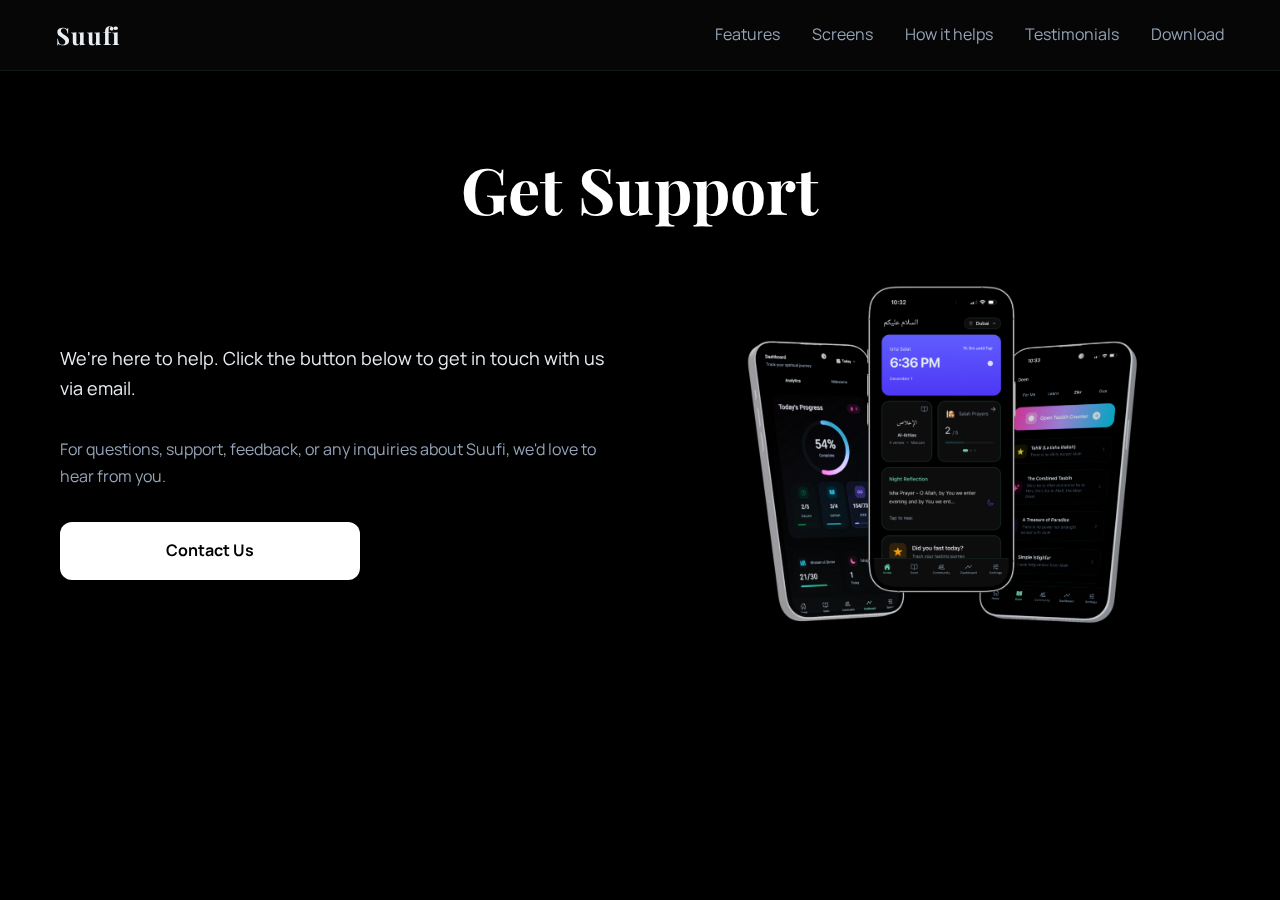
<file: contact.html>
<!DOCTYPE html>
<html lang="en">
<head>
    <meta charset="UTF-8">
    <meta name="viewport" content="width=device-width, initial-scale=1.0">
    <title>Contact Us - Suufi</title>
    <link rel="icon" type="image/png" href="assets/suufi-icon.png">
    <link rel="preconnect" href="https://fonts.googleapis.com">
    <link rel="preconnect" href="https://fonts.gstatic.com" crossorigin>
    <link href="https://fonts.googleapis.com/css2?family=Manrope:wght@400;700&family=Playfair+Display:wght@600;700&display=swap" rel="stylesheet">
    <link rel="stylesheet" href="styles.css?v=59">
    <style>
        .contact-container {
            max-width: 1200px;
            margin: 0 auto;
            padding: 80px 20px;
            min-height: calc(100vh - 160px);
            margin-top: 0;
        }
        
        .logo {
            text-decoration: none;
        }
        
        .contact-header {
            text-align: center;
            margin-bottom: 48px;
        }
        
        .contact-header h1 {
            font-family: 'Playfair Display', serif;
            font-size: clamp(40px, 6vw, 64px);
            font-weight: 700;
            color: #FFFFFF;
            margin-bottom: 16px;
        }
        
        .contact-content {
            display: grid;
            grid-template-columns: 1fr 1fr;
            gap: 60px;
            align-items: center;
            margin-bottom: 60px;
        }
        
        .contact-text {
            display: flex;
            flex-direction: column;
            gap: 24px;
        }
        
        .contact-description {
            color: #E8EEF3;
            font-size: 18px;
            line-height: 1.7;
            margin-bottom: 8px;
        }
        
        .contact-subtext {
            color: #94A3B8;
            font-size: 16px;
            line-height: 1.7;
        }
        
        .contact-button {
            display: inline-block;
            width: 100%;
            max-width: 300px;
            padding: 16px 32px;
            background: #FFFFFF;
            color: #000000;
            font-family: 'Manrope', sans-serif;
            font-size: 16px;
            font-weight: 700;
            text-align: center;
            text-decoration: none;
            border-radius: 12px;
            transition: all 0.3s cubic-bezier(0.4, 0, 0.2, 1);
            margin-top: 8px;
            -webkit-tap-highlight-color: transparent;
        }
        
        .contact-button:hover {
            background: #E8EEF3;
            transform: translateY(-2px);
            box-shadow: 0 8px 24px rgba(255, 255, 255, 0.15);
        }
        
        .contact-button:active {
            transform: translateY(0);
        }
        
        .contact-mockup {
            display: flex;
            justify-content: center;
            align-items: center;
            position: relative;
        }
        
        .contact-mockup img {
            width: 100%;
            max-width: 400px;
            height: auto;
            border-radius: 24px;
            box-shadow: 0 20px 60px rgba(0, 0, 0, 0.5);
        }
        
        .contact-container {
            margin-top: 0;
        }
        
        @media (max-width: 968px) {
            .contact-content {
                grid-template-columns: 1fr;
                gap: 40px;
            }
            
            .contact-text {
                text-align: center;
                align-items: center;
            }
            
            .contact-mockup {
                order: -1;
            }
        }
        
        @media (max-width: 768px) {
            .contact-container {
                padding: 40px 16px;
            }
            
            .contact-header h1 {
                font-size: 32px;
            }
            
            .contact-description {
                font-size: 16px;
            }
            
            .contact-subtext {
                font-size: 14px;
            }
            
            .contact-mockup img {
                max-width: 300px;
            }
        }
    </style>
</head>
<body>
    <!-- Header / Navigation -->
    <header class="header">
        <div class="container">
            <div class="header-content">
                <a href="index.html" class="logo">Suufi</a>
                <!-- Mobile navigation toggle -->
                <input type="checkbox" id="nav-toggle" class="nav-toggle" aria-label="Toggle navigation menu">
                <label for="nav-toggle" class="nav-toggle-label">
                    <span></span>
                    <span></span>
                    <span></span>
                </label>
                <nav class="nav">
                    <a href="index.html#features" class="nav-link">Features</a>
                    <a href="index.html#screens" class="nav-link">Screens</a>
                    <a href="index.html#how-it-helps" class="nav-link">How it helps</a>
                    <a href="index.html#testimonials" class="nav-link">Testimonials</a>
                    <a href="index.html#download" class="nav-link">Download</a>
                </nav>
            </div>
        </div>
    </header>
    
    <div class="contact-container">
        <div class="contact-header">
            <h1>Get Support</h1>
        </div>
        
        <div class="contact-content">
            <div class="contact-text">
                <p class="contact-description">
                    We're here to help. Click the button below to get in touch with us via email.
                </p>
                <p class="contact-subtext">
                    For questions, support, feedback, or any inquiries about Suufi, we'd love to hear from you.
                </p>
                <a href="mailto:connect@suufiapp.com" class="contact-button">Contact Us</a>
            </div>
            
            <div class="contact-mockup">
                <img src="assets/ios-mockup.png" alt="Suufi app interface showing Islamic habit tracking features">
            </div>
        </div>
    </div>
</body>
</html>
</file>
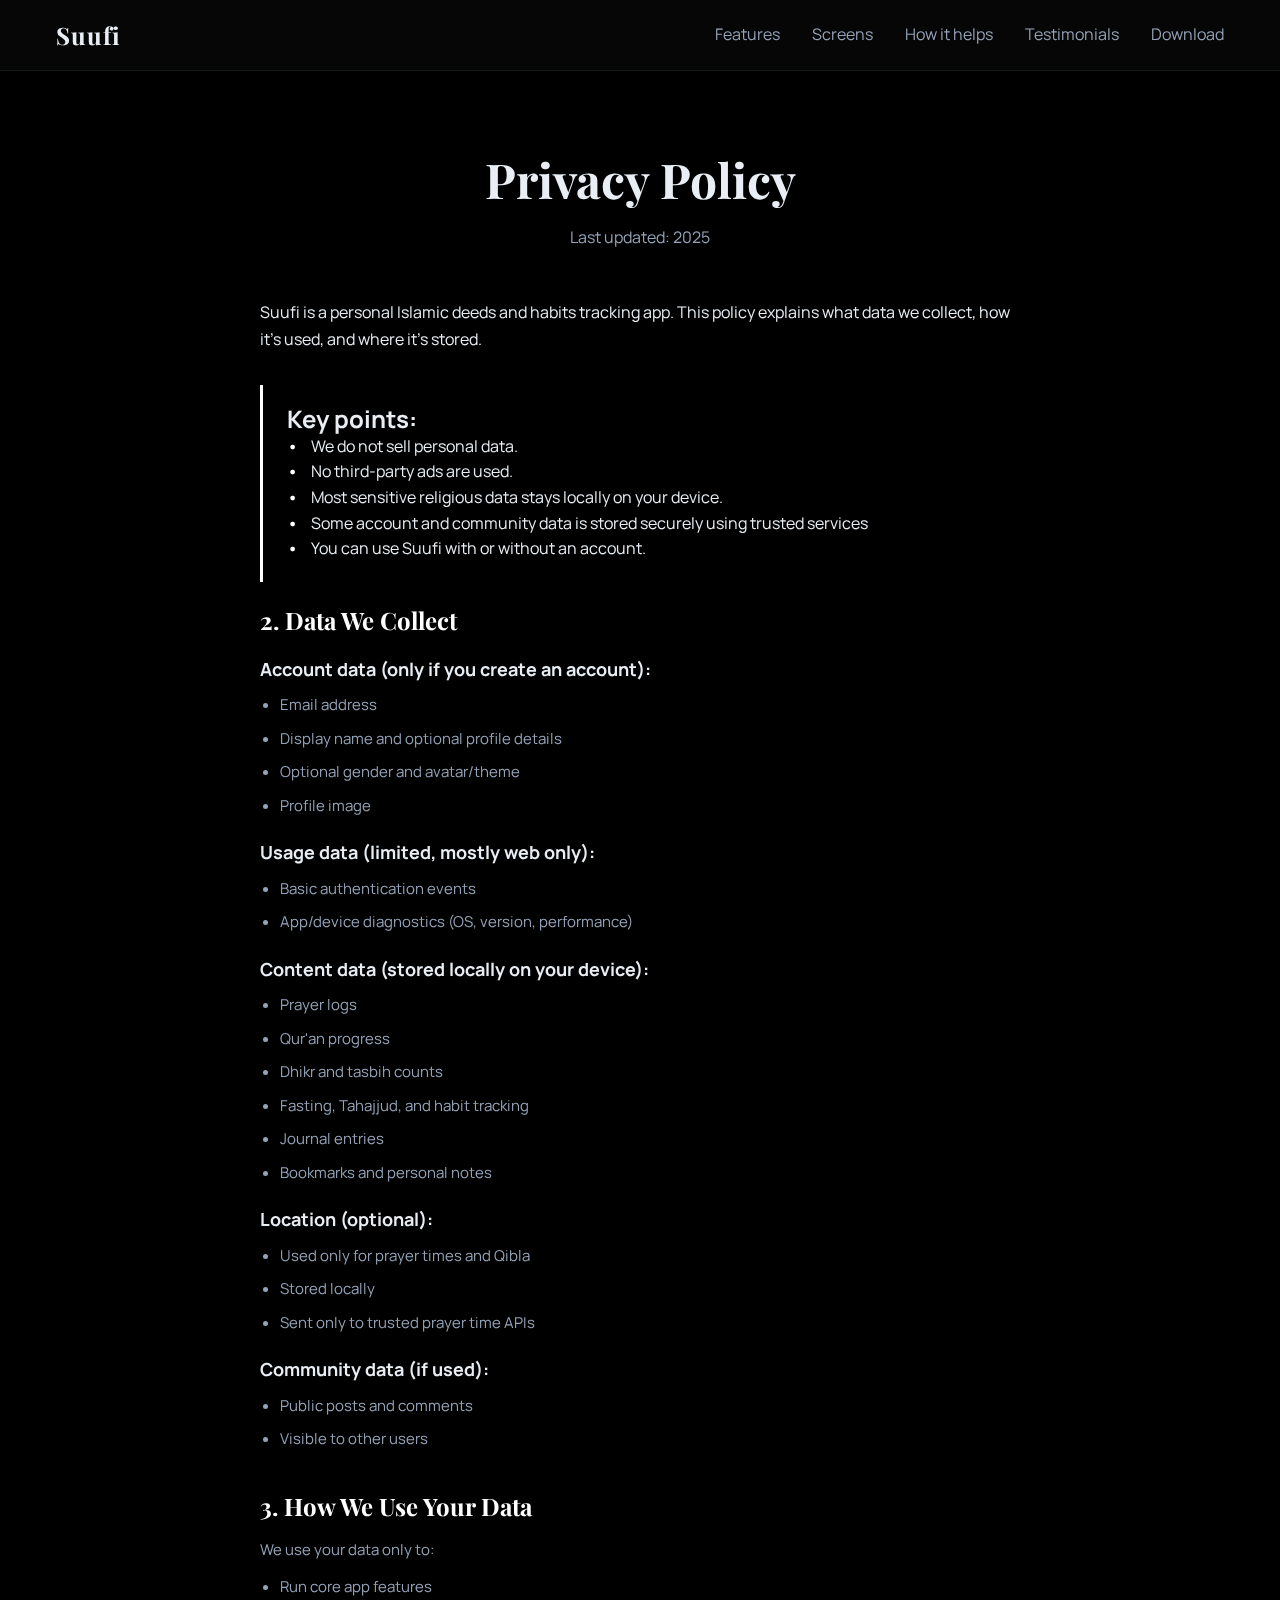
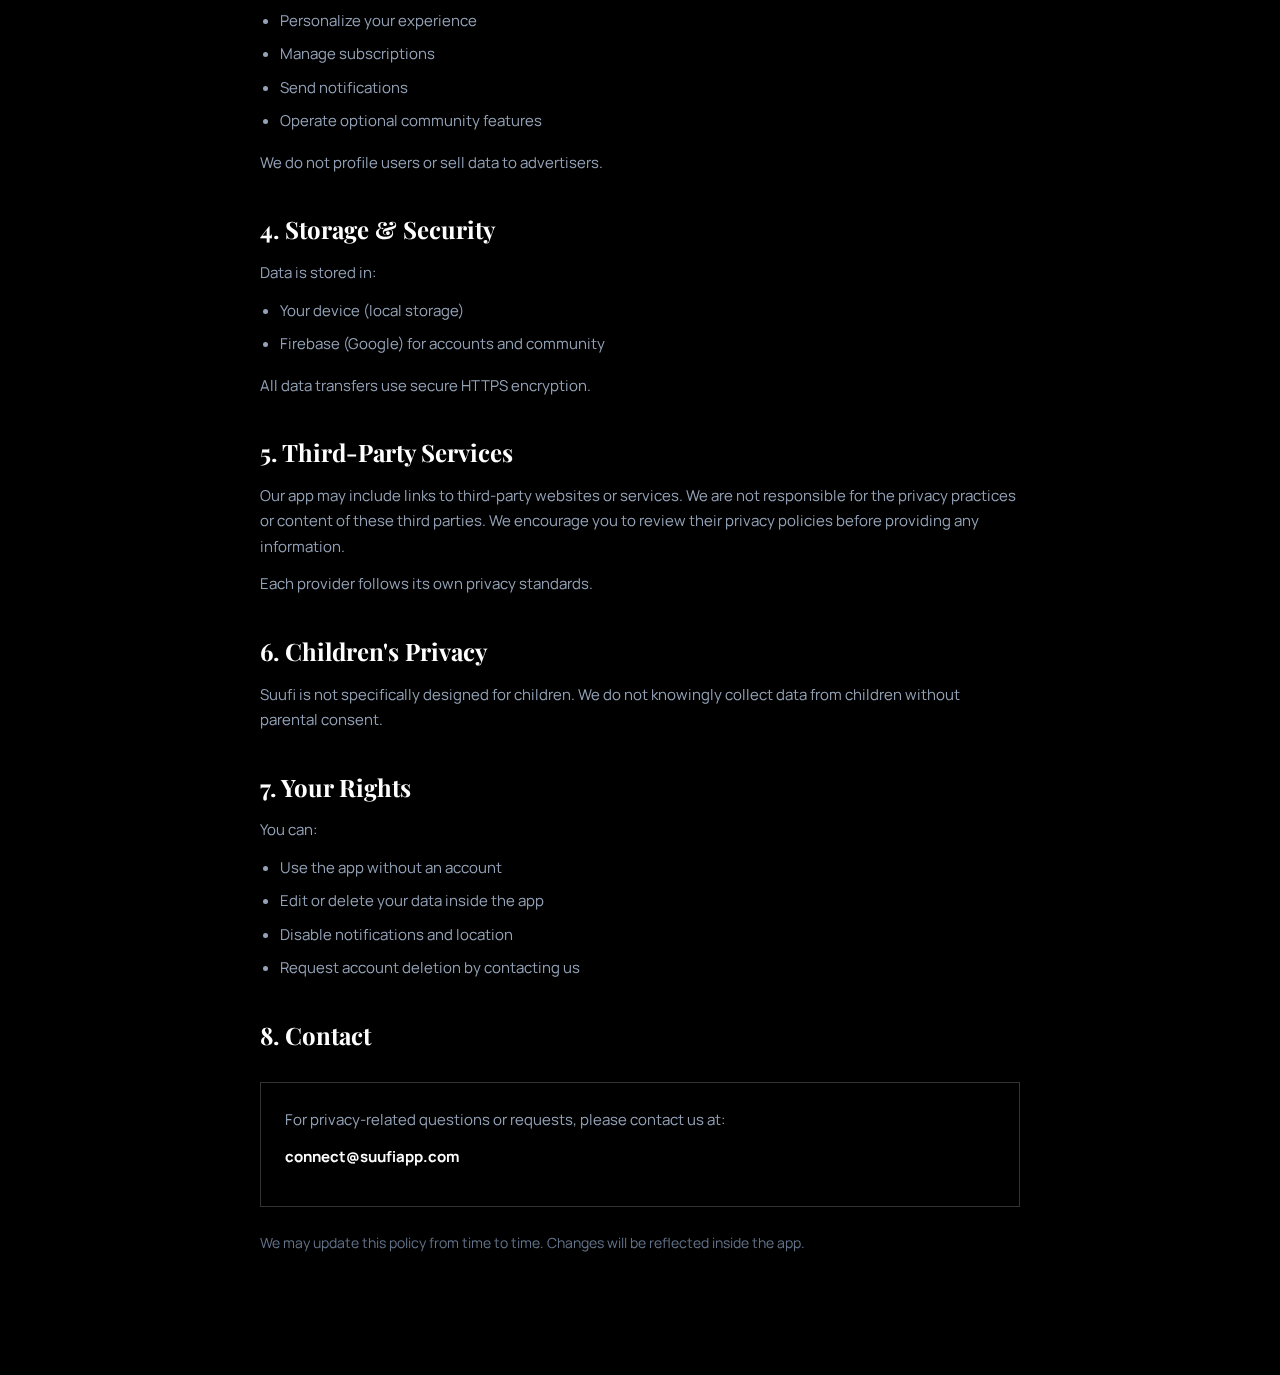
<file: privacy.html>
<!DOCTYPE html>
<html lang="en">
<head>
    <meta charset="UTF-8">
    <meta name="viewport" content="width=device-width, initial-scale=1.0">
    <title>Privacy Policy - Suufi</title>
    <link rel="icon" type="image/png" href="assets/suufi-icon.png">
    <link rel="preconnect" href="https://fonts.googleapis.com">
    <link rel="preconnect" href="https://fonts.gstatic.com" crossorigin>
    <link href="https://fonts.googleapis.com/css2?family=Manrope:wght@400;700&family=Playfair+Display:wght@600;700&display=swap" rel="stylesheet">
    <link rel="stylesheet" href="styles.css?v=59">
    <style>
        .privacy-container {
            max-width: 800px;
            margin: 0 auto;
            padding: 80px 20px;
            margin-top: 0;
        }
        
        .logo {
            text-decoration: none;
        }
        
        .privacy-header {
            text-align: center;
            margin-bottom: 48px;
        }
        
        .privacy-header h1 {
            font-family: 'Playfair Display', serif;
            font-size: clamp(32px, 5vw, 48px);
            font-weight: 700;
            color: #E8EEF3;
            margin-bottom: 16px;
        }
        
        .privacy-header p {
            color: #94A3B8;
            font-size: 16px;
        }
        
        .privacy-content {
            background: transparent;
            border: none;
            padding: 0;
        }
        
        .privacy-intro {
            color: #E8EEF3;
            font-size: 16px;
            line-height: 1.7;
            margin-bottom: 32px;
        }
        
        .privacy-section {
            margin-bottom: 40px;
        }
        
        .privacy-section h2 {
            font-family: 'Playfair Display', serif;
            font-size: 24px;
            font-weight: 700;
            color: #FFFFFF;
            margin-bottom: 16px;
        }
        
        .privacy-section h3 {
            font-size: 18px;
            font-weight: 700;
            color: #E8EEF3;
            margin-top: 24px;
            margin-bottom: 12px;
        }
        
        .privacy-section p {
            color: #94A3B8;
            font-size: 15px;
            line-height: 1.7;
            margin-bottom: 12px;
        }
        
        .privacy-section ul {
            color: #94A3B8;
            font-size: 15px;
            line-height: 1.7;
            margin-left: 20px;
            margin-bottom: 16px;
        }
        
        .privacy-section li {
            margin-bottom: 8px;
        }
        
        .privacy-key-points {
            background: transparent;
            border-left: 3px solid #FFFFFF;
            padding: 20px 24px;
            margin: 24px 0;
            border-radius: 0;
        }
        
        .privacy-key-points ul {
            margin-left: 0;
            list-style: none;
        }
        
        .privacy-key-points li {
            padding-left: 24px;
            position: relative;
        }
        
        .privacy-key-points li::before {
            content: "•";
            position: absolute;
            left: 0;
            color: #FFFFFF;
            font-weight: 700;
        }
        
        .privacy-contact {
            background: transparent;
            border: 1px solid rgba(255, 255, 255, 0.2);
            border-radius: 0;
            padding: 24px;
            margin-top: 32px;
        }
        
        .privacy-contact a {
            color: #FFFFFF;
            text-decoration: none;
            font-weight: 700;
        }
        
        .privacy-contact a:hover {
            text-decoration: underline;
        }
        
        .privacy-container {
            margin-top: 0;
        }
        
        @media (max-width: 768px) {
            .privacy-container {
                padding: 40px 16px;
            }
            
            .privacy-content {
                padding: 32px 24px;
            }
            
            .privacy-section h2 {
                font-size: 20px;
            }
        }
    </style>
</head>
<body>
    <!-- Header / Navigation -->
    <header class="header">
        <div class="container">
            <div class="header-content">
                <a href="index.html" class="logo">Suufi</a>
                <!-- Mobile navigation toggle -->
                <input type="checkbox" id="nav-toggle" class="nav-toggle" aria-label="Toggle navigation menu">
                <label for="nav-toggle" class="nav-toggle-label">
                    <span></span>
                    <span></span>
                    <span></span>
                </label>
                <nav class="nav">
                    <a href="index.html#features" class="nav-link">Features</a>
                    <a href="index.html#screens" class="nav-link">Screens</a>
                    <a href="index.html#how-it-helps" class="nav-link">How it helps</a>
                    <a href="index.html#testimonials" class="nav-link">Testimonials</a>
                    <a href="index.html#download" class="nav-link">Download</a>
                </nav>
            </div>
        </div>
    </header>
    
    <div class="privacy-container">
        <div class="privacy-header">
            <h1>Privacy Policy</h1>
            <p>Last updated: 2025</p>
        </div>
        
        <div class="privacy-content">
            <div class="privacy-intro">
                Suufi is a personal Islamic deeds and habits tracking app. This policy explains what data we collect, how it's used, and where it's stored.
            </div>
            
            <div class="privacy-key-points">
                <h3>Key points:</h3>
                <ul>
                    <li>We do not sell personal data.</li>
                    <li>No third-party ads are used.</li>
                    <li>Most sensitive religious data stays locally on your device.</li>
                    <li>Some account and community data is stored securely using trusted services</li>
                    <li>You can use Suufi with or without an account.</li>
                </ul>
            </div>
            
            <div class="privacy-section">
                <h2>2. Data We Collect</h2>
                
                <h3>Account data (only if you create an account):</h3>
                <ul>
                    <li>Email address</li>
                    <li>Display name and optional profile details</li>
                    <li>Optional gender and avatar/theme</li>
                    <li>Profile image</li>
                </ul>
                
                <h3>Usage data (limited, mostly web only):</h3>
                <ul>
                    <li>Basic authentication events</li>
                    <li>App/device diagnostics (OS, version, performance)</li>
                </ul>
                
                <h3>Content data (stored locally on your device):</h3>
                <ul>
                    <li>Prayer logs</li>
                    <li>Qur'an progress</li>
                    <li>Dhikr and tasbih counts</li>
                    <li>Fasting, Tahajjud, and habit tracking</li>
                    <li>Journal entries</li>
                    <li>Bookmarks and personal notes</li>
                </ul>
                
                <h3>Location (optional):</h3>
                <ul>
                    <li>Used only for prayer times and Qibla</li>
                    <li>Stored locally</li>
                    <li>Sent only to trusted prayer time APIs</li>
                </ul>
                
                <h3>Community data (if used):</h3>
                <ul>
                    <li>Public posts and comments</li>
                    <li>Visible to other users</li>
                </ul>
            </div>
            
            <div class="privacy-section">
                <h2>3. How We Use Your Data</h2>
                <p>We use your data only to:</p>
                <ul>
                    <li>Run core app features</li>
                    <li>Personalize your experience</li>
                    <li>Manage subscriptions</li>
                    <li>Send notifications</li>
                    <li>Operate optional community features</li>
                </ul>
                <p>We do not profile users or sell data to advertisers.</p>
            </div>
            
            <div class="privacy-section">
                <h2>4. Storage & Security</h2>
                <p>Data is stored in:</p>
                <ul>
                    <li>Your device (local storage)</li>
                    <li>Firebase (Google) for accounts and community</li>
                </ul>
                <p>All data transfers use secure HTTPS encryption.</p>
            </div>
            
            <div class="privacy-section">
                <h2>5. Third-Party Services</h2>
                <p>Our app may include links to third-party websites or services. We are not responsible for the privacy practices or content of these third parties. We encourage you to review their privacy policies before providing any information.</p>
                
                <p>Each provider follows its own privacy standards.</p>
            </div>
            
            <div class="privacy-section">
                <h2>6. Children's Privacy</h2>
                <p>Suufi is not specifically designed for children. We do not knowingly collect data from children without parental consent.</p>
            </div>
            
            <div class="privacy-section">
                <h2>7. Your Rights</h2>
                <p>You can:</p>
                <ul>
                    <li>Use the app without an account</li>
                    <li>Edit or delete your data inside the app</li>
                    <li>Disable notifications and location</li>
                    <li>Request account deletion by contacting us</li>
                </ul>
            </div>
            
            <div class="privacy-section">
                <h2>8. Contact</h2>
                <div class="privacy-contact">
                    <p>For privacy-related questions or requests, please contact us at:</p>
                    <p><a href="mailto:connect@suufiapp.com">connect@suufiapp.com</a></p>
                </div>
                <p style="margin-top: 24px; font-size: 14px; color: #64748B;">We may update this policy from time to time. Changes will be reflected inside the app.</p>
            </div>
        </div>
    </div>
</body>
</html>
</file>
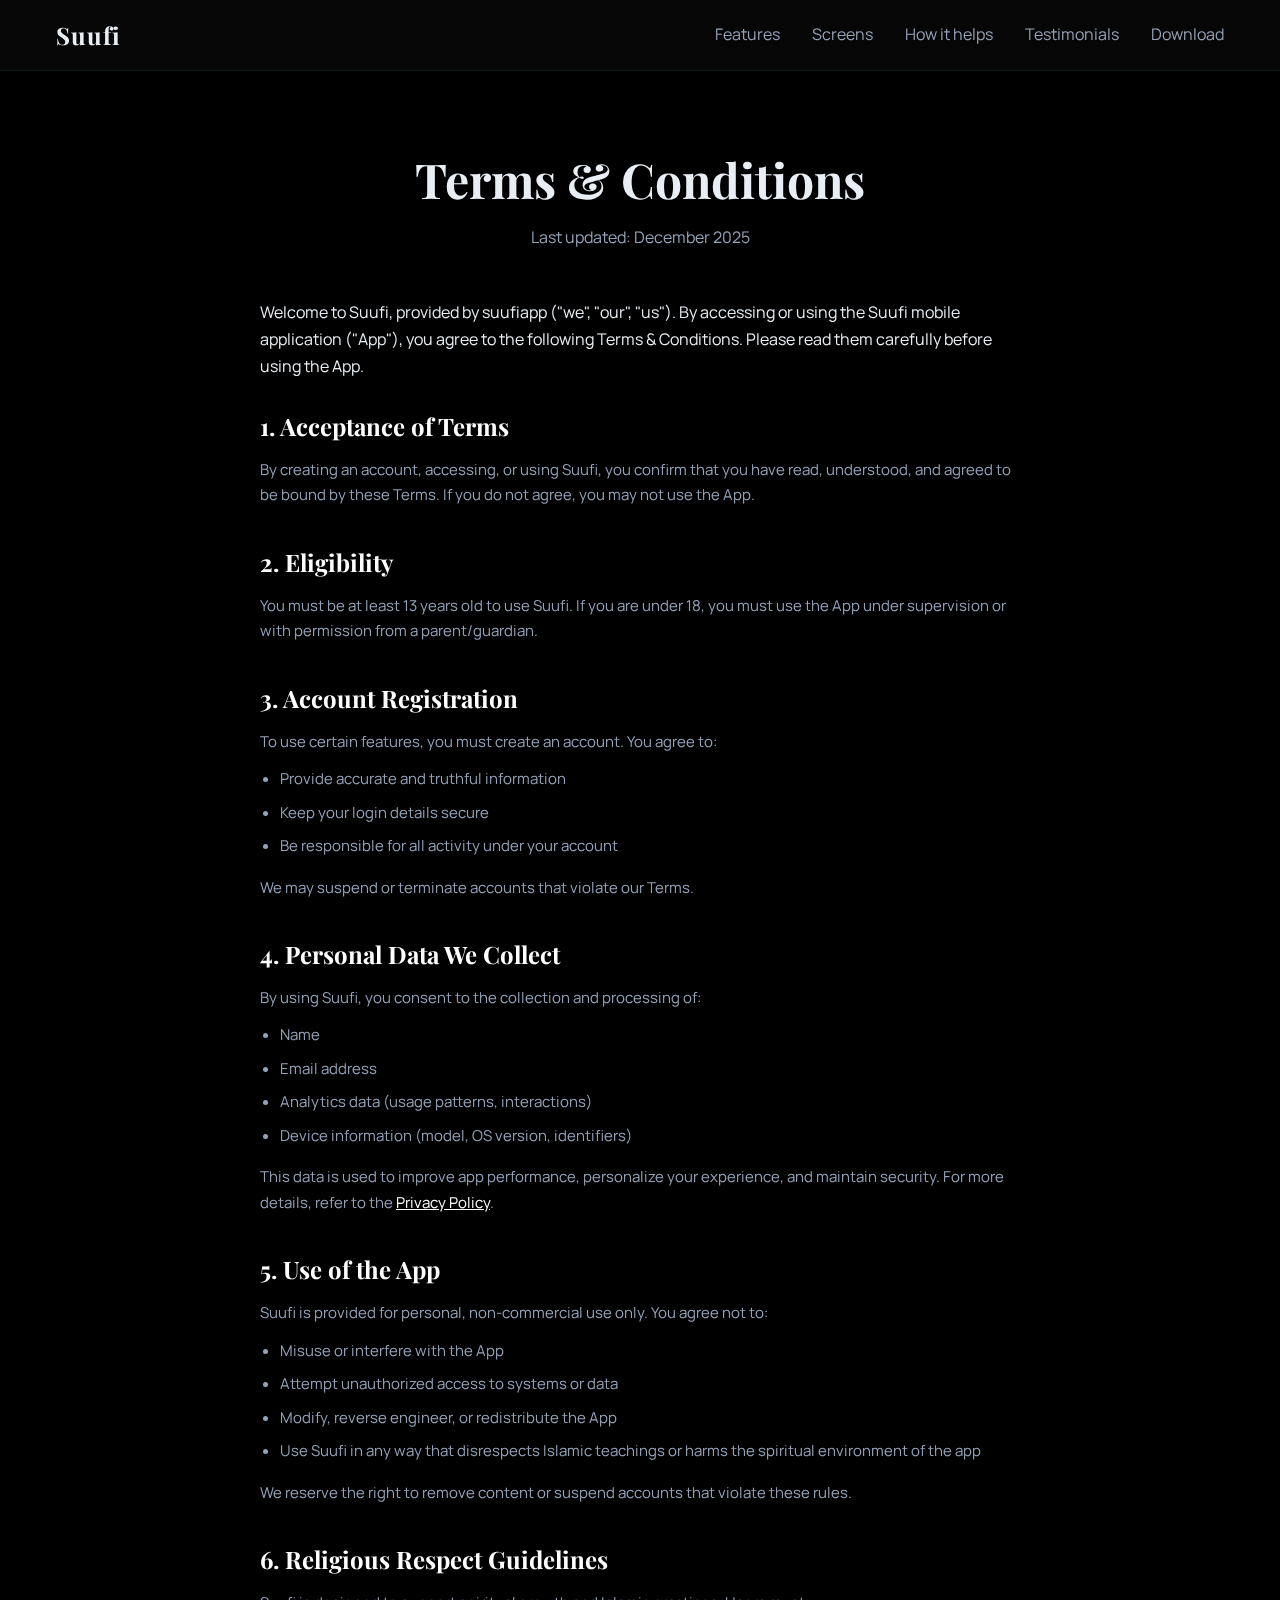
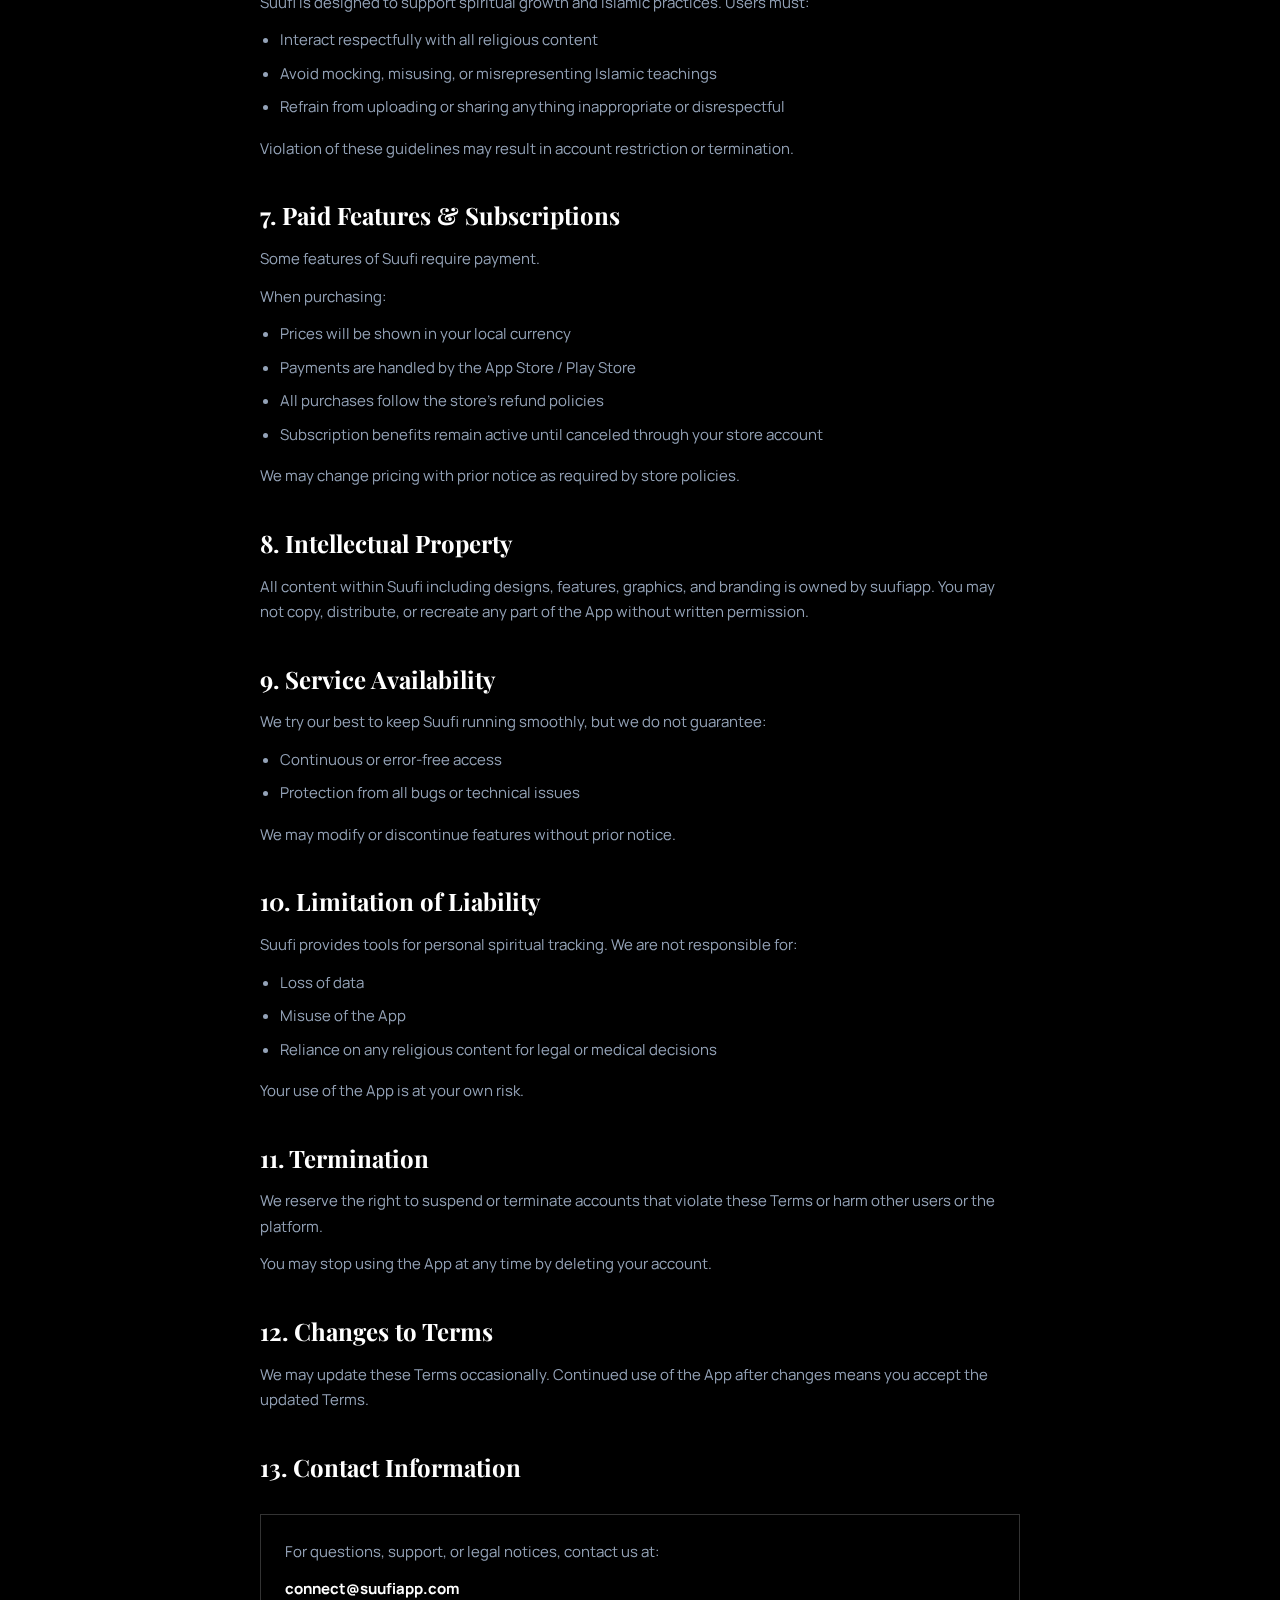
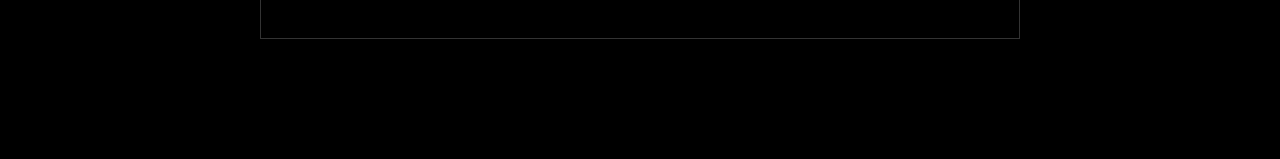
<file: terms.html>
<!DOCTYPE html>
<html lang="en">
<head>
    <meta charset="UTF-8">
    <meta name="viewport" content="width=device-width, initial-scale=1.0">
    <title>Terms & Conditions - Suufi</title>
    <link rel="icon" type="image/png" href="assets/suufi-icon.png">
    <link rel="preconnect" href="https://fonts.googleapis.com">
    <link rel="preconnect" href="https://fonts.gstatic.com" crossorigin>
    <link href="https://fonts.googleapis.com/css2?family=Manrope:wght@400;700&family=Playfair+Display:wght@600;700&display=swap" rel="stylesheet">
    <link rel="stylesheet" href="styles.css?v=59">
    <style>
        .terms-container {
            max-width: 800px;
            margin: 0 auto;
            padding: 80px 20px;
            margin-top: 0;
        }
        
        .logo {
            text-decoration: none;
        }
        
        .terms-header {
            text-align: center;
            margin-bottom: 48px;
        }
        
        .terms-header h1 {
            font-family: 'Playfair Display', serif;
            font-size: clamp(32px, 5vw, 48px);
            font-weight: 700;
            color: #E8EEF3;
            margin-bottom: 16px;
        }
        
        .terms-header p {
            color: #94A3B8;
            font-size: 16px;
        }
        
        .terms-content {
            background: transparent;
            border: none;
            padding: 0;
        }
        
        .terms-intro {
            color: #E8EEF3;
            font-size: 16px;
            line-height: 1.7;
            margin-bottom: 32px;
        }
        
        .terms-section {
            margin-bottom: 40px;
        }
        
        .terms-section h2 {
            font-family: 'Playfair Display', serif;
            font-size: 24px;
            font-weight: 700;
            color: #FFFFFF;
            margin-bottom: 16px;
        }
        
        .terms-section h3 {
            font-size: 18px;
            font-weight: 700;
            color: #E8EEF3;
            margin-top: 24px;
            margin-bottom: 12px;
        }
        
        .terms-section p {
            color: #94A3B8;
            font-size: 15px;
            line-height: 1.7;
            margin-bottom: 12px;
        }
        
        .terms-section ul {
            color: #94A3B8;
            font-size: 15px;
            line-height: 1.7;
            margin-left: 20px;
            margin-bottom: 16px;
        }
        
        .terms-section li {
            margin-bottom: 8px;
        }
        
        .terms-contact {
            background: transparent;
            border: 1px solid rgba(255, 255, 255, 0.2);
            border-radius: 0;
            padding: 24px;
            margin-top: 32px;
        }
        
        .terms-contact a {
            color: #FFFFFF;
            text-decoration: none;
            font-weight: 700;
        }
        
        .terms-contact a:hover {
            text-decoration: underline;
        }
        
        .terms-container {
            margin-top: 0;
        }
        
        @media (max-width: 768px) {
            .terms-container {
                padding: 40px 16px;
            }
            
            .terms-content {
                padding: 32px 24px;
            }
            
            .terms-section h2 {
                font-size: 20px;
            }
        }
    </style>
</head>
<body>
    <!-- Header / Navigation -->
    <header class="header">
        <div class="container">
            <div class="header-content">
                <a href="index.html" class="logo">Suufi</a>
                <!-- Mobile navigation toggle -->
                <input type="checkbox" id="nav-toggle" class="nav-toggle" aria-label="Toggle navigation menu">
                <label for="nav-toggle" class="nav-toggle-label">
                    <span></span>
                    <span></span>
                    <span></span>
                </label>
                <nav class="nav">
                    <a href="index.html#features" class="nav-link">Features</a>
                    <a href="index.html#screens" class="nav-link">Screens</a>
                    <a href="index.html#how-it-helps" class="nav-link">How it helps</a>
                    <a href="index.html#testimonials" class="nav-link">Testimonials</a>
                    <a href="index.html#download" class="nav-link">Download</a>
                </nav>
            </div>
        </div>
    </header>
    
    <div class="terms-container">
        <div class="terms-header">
            <h1>Terms & Conditions</h1>
            <p>Last updated: December 2025</p>
        </div>
        
        <div class="terms-content">
            <div class="terms-intro">
                Welcome to Suufi, provided by suufiapp ("we", "our", "us"). By accessing or using the Suufi mobile application ("App"), you agree to the following Terms & Conditions. Please read them carefully before using the App.
            </div>
            
            <div class="terms-section">
                <h2>1. Acceptance of Terms</h2>
                <p>By creating an account, accessing, or using Suufi, you confirm that you have read, understood, and agreed to be bound by these Terms. If you do not agree, you may not use the App.</p>
            </div>
            
            <div class="terms-section">
                <h2>2. Eligibility</h2>
                <p>You must be at least 13 years old to use Suufi. If you are under 18, you must use the App under supervision or with permission from a parent/guardian.</p>
            </div>
            
            <div class="terms-section">
                <h2>3. Account Registration</h2>
                <p>To use certain features, you must create an account. You agree to:</p>
                <ul>
                    <li>Provide accurate and truthful information</li>
                    <li>Keep your login details secure</li>
                    <li>Be responsible for all activity under your account</li>
                </ul>
                <p>We may suspend or terminate accounts that violate our Terms.</p>
            </div>
            
            <div class="terms-section">
                <h2>4. Personal Data We Collect</h2>
                <p>By using Suufi, you consent to the collection and processing of:</p>
                <ul>
                    <li>Name</li>
                    <li>Email address</li>
                    <li>Analytics data (usage patterns, interactions)</li>
                    <li>Device information (model, OS version, identifiers)</li>
                </ul>
                <p>This data is used to improve app performance, personalize your experience, and maintain security. For more details, refer to the <a href="privacy.html" style="color: #FFFFFF; text-decoration: underline;">Privacy Policy</a>.</p>
            </div>
            
            <div class="terms-section">
                <h2>5. Use of the App</h2>
                <p>Suufi is provided for personal, non-commercial use only. You agree not to:</p>
                <ul>
                    <li>Misuse or interfere with the App</li>
                    <li>Attempt unauthorized access to systems or data</li>
                    <li>Modify, reverse engineer, or redistribute the App</li>
                    <li>Use Suufi in any way that disrespects Islamic teachings or harms the spiritual environment of the app</li>
                </ul>
                <p>We reserve the right to remove content or suspend accounts that violate these rules.</p>
            </div>
            
            <div class="terms-section">
                <h2>6. Religious Respect Guidelines</h2>
                <p>Suufi is designed to support spiritual growth and Islamic practices. Users must:</p>
                <ul>
                    <li>Interact respectfully with all religious content</li>
                    <li>Avoid mocking, misusing, or misrepresenting Islamic teachings</li>
                    <li>Refrain from uploading or sharing anything inappropriate or disrespectful</li>
                </ul>
                <p>Violation of these guidelines may result in account restriction or termination.</p>
            </div>
            
            <div class="terms-section">
                <h2>7. Paid Features & Subscriptions</h2>
                <p>Some features of Suufi require payment.</p>
                <p>When purchasing:</p>
                <ul>
                    <li>Prices will be shown in your local currency</li>
                    <li>Payments are handled by the App Store / Play Store</li>
                    <li>All purchases follow the store's refund policies</li>
                    <li>Subscription benefits remain active until canceled through your store account</li>
                </ul>
                <p>We may change pricing with prior notice as required by store policies.</p>
            </div>
            
            <div class="terms-section">
                <h2>8. Intellectual Property</h2>
                <p>All content within Suufi including designs, features, graphics, and branding is owned by suufiapp. You may not copy, distribute, or recreate any part of the App without written permission.</p>
            </div>
            
            <div class="terms-section">
                <h2>9. Service Availability</h2>
                <p>We try our best to keep Suufi running smoothly, but we do not guarantee:</p>
                <ul>
                    <li>Continuous or error-free access</li>
                    <li>Protection from all bugs or technical issues</li>
                </ul>
                <p>We may modify or discontinue features without prior notice.</p>
            </div>
            
            <div class="terms-section">
                <h2>10. Limitation of Liability</h2>
                <p>Suufi provides tools for personal spiritual tracking. We are not responsible for:</p>
                <ul>
                    <li>Loss of data</li>
                    <li>Misuse of the App</li>
                    <li>Reliance on any religious content for legal or medical decisions</li>
                </ul>
                <p>Your use of the App is at your own risk.</p>
            </div>
            
            <div class="terms-section">
                <h2>11. Termination</h2>
                <p>We reserve the right to suspend or terminate accounts that violate these Terms or harm other users or the platform.</p>
                <p>You may stop using the App at any time by deleting your account.</p>
            </div>
            
            <div class="terms-section">
                <h2>12. Changes to Terms</h2>
                <p>We may update these Terms occasionally. Continued use of the App after changes means you accept the updated Terms.</p>
            </div>
            
            <div class="terms-section">
                <h2>13. Contact Information</h2>
                <div class="terms-contact">
                    <p>For questions, support, or legal notices, contact us at:</p>
                    <p><a href="mailto:connect@suufiapp.com">connect@suufiapp.com</a></p>
                </div>
            </div>
        </div>
    </div>
</body>
</html>
</file>
<file: styles.css>
/* ============================================
   SCROLL ANIMATIONS
   ============================================ */

.scroll-animate {
    opacity: 0;
    will-change: opacity, transform;
    transition: opacity 2s cubic-bezier(0.23, 1, 0.32, 1), transform 2s cubic-bezier(0.23, 1, 0.32, 1);
    backface-visibility: hidden;
    -webkit-font-smoothing: antialiased;
}

.scroll-animate.animate-fade-in {
    opacity: 0;
    transform: translateY(25px);
}

.scroll-animate.animate-slide-left {
    opacity: 0;
    transform: translateX(-35px);
}

.scroll-animate.animate-slide-right {
    opacity: 0;
    transform: translateX(35px);
}

.scroll-animate.animated {
    opacity: 1;
    transform: translateX(0) translateY(0);
    will-change: auto;
}

/* Staggered animation delays for feature cards */
.feature-card.scroll-animate:nth-child(1) { transition-delay: 0s; }
.feature-card.scroll-animate:nth-child(2) { transition-delay: 0.2s; }
.feature-card.scroll-animate:nth-child(3) { transition-delay: 0.4s; }
.feature-card.scroll-animate:nth-child(4) { transition-delay: 0.6s; }
.feature-card.scroll-animate:nth-child(5) { transition-delay: 0.8s; }
.feature-card.scroll-animate:nth-child(6) { transition-delay: 1s; }

.feature-card.scroll-animate.animated:nth-child(1) { transition-delay: 0s; }
.feature-card.scroll-animate.animated:nth-child(2) { transition-delay: 0.2s; }
.feature-card.scroll-animate.animated:nth-child(3) { transition-delay: 0.4s; }
.feature-card.scroll-animate.animated:nth-child(4) { transition-delay: 0.6s; }
.feature-card.scroll-animate.animated:nth-child(5) { transition-delay: 0.8s; }
.feature-card.scroll-animate.animated:nth-child(6) { transition-delay: 1s; }

/* Staggered animation delays for screen cards */
.screen-card.scroll-animate:nth-child(1) { transition-delay: 0s; }
.screen-card.scroll-animate:nth-child(2) { transition-delay: 0.3s; }
.screen-card.scroll-animate:nth-child(3) { transition-delay: 0.6s; }
.screen-card.scroll-animate:nth-child(4) { transition-delay: 0.9s; }
.screen-card.scroll-animate:nth-child(5) { transition-delay: 1.2s; }

.screen-card.scroll-animate.animated:nth-child(1) { transition-delay: 0s; }
.screen-card.scroll-animate.animated:nth-child(2) { transition-delay: 0.3s; }
.screen-card.scroll-animate.animated:nth-child(3) { transition-delay: 0.6s; }
.screen-card.scroll-animate.animated:nth-child(4) { transition-delay: 0.9s; }
.screen-card.scroll-animate.animated:nth-child(5) { transition-delay: 1.2s; }

@media (prefers-reduced-motion: reduce) {
    .scroll-animate {
        opacity: 1;
        transform: none;
        transition: none;
    }
    
    .scroll-animate.animated {
        opacity: 1;
        transform: none;
    }
}

/* ============================================
   RESET & BASE STYLES
   ============================================ */

* {
    margin: 0;
    padding: 0;
    box-sizing: border-box;
}

html {
    scroll-behavior: smooth;
}

body {
    font-family: 'Manrope', system-ui, sans-serif;
    background: #000000;
    color: #E8EEF3;
    line-height: 1.6;
    overflow-x: hidden;
}

/* ============================================
   TYPOGRAPHY
   ============================================ */

h1, h2, h3 {
    font-weight: 700;
    line-height: 1.2;
    color: #E8EEF3;
}

h1 {
    font-size: 32px;
}

h2 {
    font-size: 32px;
}

h3 {
    font-size: 24px;
}

p {
    font-size: 16px;
    font-weight: 400;
    line-height: 1.6;
    color: #94A3B8;
}

/* ============================================
   CONTAINER & LAYOUT
   ============================================ */

.container {
    max-width: 1200px;
    margin: 0 auto;
    padding: 0 16px;
}

section {
    padding: 56px 16px;
}

.section-header {
    text-align: center;
    margin-bottom: 48px;
}

.section-heading {
    margin-bottom: 16px;
}

.section-subheading {
    font-size: 18px;
    max-width: 700px;
    margin: 0 auto;
}

/* ============================================
   HEADER / NAVIGATION
   ============================================ */

.header {
    position: sticky;
    top: 0;
    z-index: 1000;
    background: rgba(10, 10, 10, 0.6);
    backdrop-filter: blur(18px) saturate(140%);
    border-bottom: 1px solid rgba(102, 205, 170, 0.1);
    padding: 16px 0;
}

.header-content {
    display: flex;
    justify-content: space-between;
    align-items: center;
}

.logo {
    display: flex;
    align-items: center;
    gap: 10px;
    font-size: 24px;
    font-family: 'Playfair Display', system-ui, serif;
    font-weight: 700;
    color: var(--text-primary);
    letter-spacing: 0.04em;
    text-decoration: none;
}

.logo-img {
    width: 32px;
    height: 32px;
    object-fit: contain;
}

.logo-text {
    color: var(--text-primary);
}

.nav-toggle {
    display: none;
}

.nav-toggle-label {
    display: none;
    cursor: pointer;
    width: 28px;
    height: 30px;
    justify-content: center;
    align-items: center;
    flex-direction: column;
    gap: 5px;
}

.nav-toggle-label span {
    display: block;
    width: 100%;
    height: 2px;
    background: #E8EEF3;
    border-radius: 999px;
    transition: transform 0.3s ease, opacity 0.3s ease;
}

.nav {
    display: flex;
    gap: 24px;
    flex-wrap: wrap;
}

.nav-link {
    color: #94A3B8;
    text-decoration: none;
    font-size: 14px;
    transition: color 0.3s ease;
}

.nav-link:hover,
.nav-link:focus {
    color: #E8EEF3;
    outline: none;
}

/* ============================================
   HERO SECTION
   ============================================ */

.hero {
    background: linear-gradient(180deg, #000000 0%, #0A0A0A 20%, #151515 40%, #1A1A1A 50%, #151515 60%, #0A0A0A 80%, #000000 100%);
    padding: 72px 16px;
    min-height: auto;
    display: flex;
    align-items: center;
}

.hero-content {
    display: flex;
    flex-direction: column;
    gap: 48px;
    align-items: center;
}

.hero-text {
    text-align: center;
    max-width: 800px;
}

.hero-heading {
    font-size: 46px;
    margin-bottom: 24px;
    color: #E8EEF3;
}

.hero-subheading {
    font-size: 18px;
    margin-bottom: 32px;
    color: #94A3B8;
}

.hero-cta {
    display: flex;
    flex-direction: column;
    align-items: center;
    gap: 20px;
}

.hero-cta-buttons {
    display: flex;
    flex-wrap: wrap;
    gap: 12px;
    justify-content: center;
}

.btn-primary {
    display: inline-block;
    padding: 14px 24px;
    border-radius: 999px;
    text-decoration: none;
    font-weight: 700;
    font-size: 16px;
    transition: all 0.4s cubic-bezier(0.4, 0, 0.2, 1);
    position: relative;
    overflow: visible !important;
    border: none;
    color: #FFFFFF !important;
    background: linear-gradient(135deg, rgba(236, 72, 153, 1), rgba(167, 139, 250, 1), rgba(6, 182, 212, 1)) !important;
    -webkit-text-fill-color: #FFFFFF !important;
    -webkit-tap-highlight-color: transparent;
    -webkit-touch-callout: none;
    -webkit-user-select: none;
    -moz-user-select: none;
    -ms-user-select: none;
    user-select: none;
    -webkit-appearance: none;
    appearance: none;
}

.btn-primary::before {
    content: "";
    position: absolute;
    inset: 0;
    background: linear-gradient(135deg, rgba(236, 72, 153, 1), rgba(167, 139, 250, 1), rgba(6, 182, 212, 1));
    opacity: 0;
    transition: opacity 0.4s ease;
    border-radius: inherit;
    z-index: 0;
}

.btn-primary:hover::before,
.btn-primary:focus::before {
    opacity: 1;
}

.btn-primary * {
    position: relative;
    z-index: 1;
    color: #FFFFFF !important;
}

.btn-secondary {
    display: inline-block;
    padding: 12px 22px;
    border-radius: 999px;
    border: 1px solid rgba(255, 255, 255, 0.15);
    color: #E8EEF3;
    background: rgba(15, 23, 42, 0.4);
    backdrop-filter: blur(20px) saturate(180%);
    -webkit-backdrop-filter: blur(20px) saturate(180%);
    text-decoration: none;
    font-weight: 500;
    font-size: 15px;
    transition: all 0.4s cubic-bezier(0.4, 0, 0.2, 1);
    position: relative;
    overflow: hidden;
    box-shadow: 
        0 8px 32px rgba(0, 0, 0, 0.3),
        inset 0 1px 0 rgba(255, 255, 255, 0.1);
    -webkit-tap-highlight-color: transparent;
    -webkit-touch-callout: none;
    -webkit-user-select: none;
    -moz-user-select: none;
    -ms-user-select: none;
    user-select: none;
}

.btn-secondary::before {
    content: "";
    position: absolute;
    inset: 0;
    background: linear-gradient(135deg, rgba(148, 163, 184, 0.15), rgba(102, 205, 170, 0.1));
    opacity: 0;
    transition: opacity 0.4s ease;
    border-radius: inherit;
}

.btn-secondary:hover::before,
.btn-secondary:focus::before {
    opacity: 1;
}

.btn-secondary:hover,
.btn-secondary:focus {
    border-color: rgba(255, 255, 255, 0.25);
    box-shadow: 
        0 12px 40px rgba(0, 0, 0, 0.4),
        inset 0 1px 0 rgba(255, 255, 255, 0.2);
    transform: translateY(-1px);
    background: rgba(15, 23, 42, 0.5);
    outline: none;
}

.btn-primary:hover,
.btn-primary:focus {
    background: linear-gradient(135deg, rgba(236, 72, 153, 1), rgba(167, 139, 250, 1), rgba(6, 182, 212, 1)) !important;
    box-shadow: 0 8px 24px rgba(236, 72, 153, 0.4);
    transform: translateY(-2px);
    outline: none;
}

.hero-badges {
    display: flex;
    flex-wrap: wrap;
    gap: 12px;
    justify-content: center;
}

.badge {
    display: inline-block;
    padding: 6px 14px;
    background: #0D0D0D;
    border: 1px solid rgba(102, 205, 170, 0.25);
    border-radius: 999px;
    font-size: 14px;
    color: #94A3B8;
}

.hero-visual {
    position: relative;
    width: 100%;
    max-width: 440px; /* larger mockup on mobile/tablet */
    margin-top: 32px;
}

.phone-mockup {
    position: relative;
    background: transparent;
    border: none;
    border-radius: 0;
    display: block;
}

.phone-mockup-main {
    width: 100%;
    z-index: 3;
    padding: 0;
}

.phone-mockup-offset {
    display: none;
}

.phone-mockup-1 {
    top: -20px;
    left: -20px;
    z-index: 2;
}

.phone-mockup-2 {
    bottom: -20px;
    right: -20px;
    z-index: 1;
}

.placeholder-text {
    font-size: 14px;
    color: #94A3B8;
    text-align: center;
    padding: 20px;
}

.mockup-image {
    width: 100%;
    height: auto;
    object-fit: cover;
    border-radius: 16px;
}

/* ============================================
   FEATURES GRID
   ============================================ */

.features {
    background: linear-gradient(180deg, #000000 0%, #0A0A0A 50%, #000000 100%);
}

.features-grid {
    display: grid;
    grid-template-columns: 1fr;
    gap: 24px;
}

.feature-card {
    border-radius: 16px;
    padding: 28px;
    transition: all 0.3s ease;
    position: relative;
    border: 1px solid transparent;
}

/* Habit Streaks - Orange/Brown */
.feature-card--streak {
    background: linear-gradient(135deg, rgba(120, 53, 15, 0.25), rgba(13, 13, 13, 0.98));
    border-color: rgba(154, 52, 18, 0.15);
}

.feature-card--streak:hover {
    border-color: rgba(251, 146, 60, 0.25);
    transform: translateY(-4px);
    box-shadow: 0 8px 24px rgba(251, 146, 60, 0.1);
}

/* Salah Tracking - Dark Green */
.feature-card--salah {
    background: linear-gradient(135deg, rgba(5, 46, 22, 0.25), rgba(13, 13, 13, 0.98));
    border-color: rgba(22, 101, 52, 0.15);
}

.feature-card--salah:hover {
    border-color: rgba(34, 197, 94, 0.25);
    transform: translateY(-4px);
    box-shadow: 0 8px 24px rgba(34, 197, 94, 0.1);
}

/* Analytics Dashboard - Pink (Reduced Intensity) */
.feature-card--analytics {
    background: linear-gradient(135deg, rgba(190, 24, 93, 0.12), rgba(13, 13, 13, 0.98));
    border-color: rgba(236, 72, 153, 0.08);
}

.feature-card--analytics:hover {
    border-color: rgba(244, 114, 182, 0.15);
    transform: translateY(-4px);
    box-shadow: 0 8px 24px rgba(244, 114, 182, 0.05);
}

/* Dhikr Counter - Dark Purple */
.feature-card--dhikr {
    background: linear-gradient(135deg, rgba(46, 16, 101, 0.25), rgba(13, 13, 13, 0.98));
    border-color: rgba(139, 92, 246, 0.15);
}

.feature-card--dhikr:hover {
    border-color: rgba(168, 85, 247, 0.25);
    transform: translateY(-4px);
    box-shadow: 0 8px 24px rgba(168, 85, 247, 0.1);
}

/* Quran Reading Log - Dark Teal */
.feature-card--quran {
    background: linear-gradient(135deg, rgba(13, 42, 48, 0.25), rgba(13, 13, 13, 0.98));
    border-color: rgba(20, 184, 166, 0.15);
}

.feature-card--quran:hover {
    border-color: rgba(34, 211, 238, 0.25);
    transform: translateY(-4px);
    box-shadow: 0 8px 24px rgba(34, 211, 238, 0.1);
}

/* Daily Islamic Quotes - Yellow (Reduced Intensity) */
.feature-card--quotes {
    background: linear-gradient(135deg, rgba(202, 138, 4, 0.12), rgba(13, 13, 13, 0.98));
    border-color: rgba(234, 179, 8, 0.08);
}

.feature-card--quotes:hover {
    border-color: rgba(250, 204, 21, 0.15);
    transform: translateY(-4px);
    box-shadow: 0 8px 24px rgba(250, 204, 21, 0.05);
}

.feature-icon {
    width: 56px;
    height: 56px;
    border-radius: 18px;
    margin-bottom: 20px;
    display: flex;
    align-items: center;
    justify-content: center;
    position: relative;
    overflow: hidden;
    flex-shrink: 0;
}

.feature-icon-svg {
    width: 28px;
    height: 28px;
    z-index: 2;
    display: block;
    margin: 0 auto;
    flex-shrink: 0;
    filter: none;
}

/* Ensure SVG inherits color properly */
.feature-icon-svg svg {
    width: 100%;
    height: 100%;
    display: block;
}

/* Habit Streaks - Orange/Reddish-Brown (Flame) */
.feature-icon--streak {
    background: linear-gradient(135deg, rgba(180, 83, 9, 0.4), rgba(120, 53, 15, 0.95));
    border: 1px solid rgba(154, 52, 18, 0.5);
    box-shadow: inset 0 1px 0 rgba(251, 146, 60, 0.2);
}

.feature-icon--streak .feature-icon-svg {
    color: #fb923c !important;
}

.feature-icon--streak .feature-icon-svg svg {
    stroke: #fb923c !important;
}

/* Salah Tracking - Green (Layers) */
.feature-icon--salah {
    background: linear-gradient(135deg, rgba(20, 83, 45, 0.4), rgba(5, 46, 22, 0.95));
    border: 1px solid rgba(22, 101, 52, 0.5);
    box-shadow: inset 0 1px 0 rgba(34, 197, 94, 0.2);
}

.feature-icon--salah .feature-icon-svg {
    color: #22c55e !important;
}

.feature-icon--salah .feature-icon-svg svg {
    stroke: #22c55e !important;
}

/* Analytics Dashboard - Pink (Flag, Reduced Intensity) */
.feature-icon--analytics {
    background: linear-gradient(135deg, rgba(190, 24, 93, 0.25), rgba(80, 20, 50, 0.95));
    border: 1px solid rgba(236, 72, 153, 0.3);
    box-shadow: inset 0 1px 0 rgba(244, 114, 182, 0.1);
}

.feature-icon--analytics .feature-icon-svg {
    color: #ec4899 !important;
}

.feature-icon--analytics .feature-icon-svg svg {
    stroke: #ec4899 !important;
}

/* Dhikr Counter - Purple (Infinity) */
.feature-icon--dhikr {
    background: linear-gradient(135deg, rgba(88, 28, 135, 0.4), rgba(46, 16, 101, 0.95));
    border: 1px solid rgba(139, 92, 246, 0.5);
    box-shadow: inset 0 1px 0 rgba(168, 85, 247, 0.2);
}

.feature-icon--dhikr .feature-icon-svg {
    color: #a855f7 !important;
}

.feature-icon--dhikr .feature-icon-svg svg {
    stroke: #a855f7 !important;
}

/* Quran Reading Log - Teal/Blue (Library) */
.feature-icon--quran {
    background: linear-gradient(135deg, rgba(19, 78, 74, 0.4), rgba(13, 42, 48, 0.95));
    border: 1px solid rgba(20, 184, 166, 0.5);
    box-shadow: inset 0 1px 0 rgba(34, 211, 238, 0.2);
}

.feature-icon--quran .feature-icon-svg {
    color: #22d3ee !important;
}

.feature-icon--quran .feature-icon-svg svg {
    stroke: #22d3ee !important;
}

/* Daily Islamic Quotes - Yellow (Star, Reduced Intensity) */
.feature-icon--quotes {
    background: linear-gradient(135deg, rgba(202, 138, 4, 0.25), rgba(100, 70, 20, 0.95));
    border: 1px solid rgba(234, 179, 8, 0.3);
    box-shadow: inset 0 1px 0 rgba(250, 204, 21, 0.1);
}

.feature-icon--quotes .feature-icon-svg {
    color: #eab308 !important;
}

.feature-icon--quotes .feature-icon-svg svg {
    fill: #eab308 !important;
    stroke: none !important;
}

.feature-title {
    font-size: 20px;
    margin-bottom: 12px;
    color: #E8EEF3;
}

.feature-description {
    font-size: 16px;
    color: #94A3B8;
    line-height: 1.6;
}

/* ============================================
   SCREENS PLACEHOLDER SECTION
   ============================================ */

.screens {
    background: linear-gradient(180deg, #000000 0%, #0A0A0A 50%, #000000 100%);
}

.screens-grid {
    display: grid;
    grid-template-columns: 1fr;
    gap: 24px;
    max-width: 1000px;
    margin: 0 auto;
}

.screen-placeholder {
    background: #0D0D0D;
    border: 1px solid rgba(102, 205, 170, 0.25);
    border-radius: 16px;
    padding: 40px 20px;
    min-height: 280px;
    display: flex;
    align-items: center;
    justify-content: center;
    text-align: center;
}

.screen-card {
    background: #0D0D0D;
    border: 1px solid rgba(102, 205, 170, 0.25);
    border-radius: 16px;
    overflow: hidden;
    display: flex;
    flex-direction: column;
    transition: all 0.3s ease;
}

.screen-card--image-left {
    flex-direction: column;
}

.screen-card--image-right {
    flex-direction: column;
}

.screen-card:hover {
    border-color: rgba(102, 205, 170, 0.4);
    transform: translateY(-4px);
    box-shadow: 0 8px 24px rgba(0, 0, 0, 0.4);
}

.screen-card-image {
    width: 100%;
    padding: 24px;
    background: linear-gradient(180deg, rgba(13, 13, 13, 0.8), rgba(0, 0, 0, 0.95));
    display: flex;
    align-items: center;
    justify-content: center;
    position: relative;
}

.screen-mockup-img {
    width: 100%;
    max-width: 300px;
    height: auto;
    border-radius: 12px;
    box-shadow: 0 8px 32px rgba(0, 0, 0, 0.5);
    position: relative;
}

.screen-card-image::after {
    content: "";
    position: absolute;
    bottom: 24px;
    left: 24px;
    right: 24px;
    height: 40%;
    background: linear-gradient(to bottom, transparent 0%, rgba(0, 0, 0, 0.3) 30%, rgba(0, 0, 0, 0.7) 70%, rgba(0, 0, 0, 0.95) 100%);
    border-radius: 0 0 12px 12px;
    pointer-events: none;
    z-index: 1;
}

.screen-card-content {
    padding: 32px 24px;
    display: flex;
    flex-direction: column;
    gap: 16px;
    align-items: flex-start;
    justify-content: flex-start;
}

.screen-card-title {
    font-size: 24px;
    font-weight: 700;
    color: #E8EEF3;
    margin: 0;
}

.screen-card-description {
    font-size: 18px;
    font-weight: 600;
    color: #66CDAA;
    margin: 0;
}

.screen-card-text {
    font-size: 16px;
    line-height: 1.7;
    color: #94A3B8;
    margin: 0;
}

/* ============================================
   SPIRITUAL SECTION
   ============================================ */

.spiritual {
    background: linear-gradient(180deg, #000000 0%, #0A0A0A 50%, #000000 100%);
}

.spiritual-content {
    text-align: center;
    max-width: 800px;
    margin: 0 auto;
}

.quote-card {
    background: #0D0D0D;
    border: 1px solid transparent;
    border-radius: 20px;
    padding: 40px 32px;
    margin-top: 48px;
    background-image: linear-gradient(#0D0D0D, #0D0D0D),
                      linear-gradient(135deg, rgba(236, 72, 153, 0.3), rgba(167, 139, 250, 0.3), rgba(6, 182, 212, 0.3));
    background-origin: border-box;
    background-clip: padding-box, border-box;
    border-width: 2px;
    box-shadow: 0 8px 32px rgba(102, 205, 170, 0.15);
}

.quote-text {
    font-size: 24px;
    font-style: italic;
    color: #E8EEF3;
    margin-bottom: 16px;
    line-height: 1.5;
}

.quote-source {
    font-size: 16px;
    color: #94A3B8;
}

/* ============================================
   SUUFI TOOLS SECTION
   ============================================ */

.suufi-tools {
    --tool-card-height: 85px;
    --tool-card-gap: 20px;
    --tool-step: calc(var(--tool-card-height) + var(--tool-card-gap));
    background: linear-gradient(180deg, #000000 0%, #0A0A0A 50%, #000000 100%);
    padding: 80px 0;
}

.tools-content {
    display: grid;
    grid-template-columns: 1fr;
    gap: 60px;
    align-items: center;
    max-width: 1200px;
    margin: 0 auto;
}

.tools-text {
    text-align: center;
}

.tools-heading {
    font-size: clamp(40px, 5vw, 60px);
    font-weight: 700;
    color: #FFFFFF;
    margin-bottom: 24px;
    line-height: 1.2;
    letter-spacing: -0.02em;
}

.tools-subheading {
    font-size: clamp(18px, 2vw, 22px);
    color: #E8EEF3;
    margin-bottom: 40px;
    max-width: 600px;
    margin-left: auto;
    margin-right: auto;
    line-height: 1.6;
    opacity: 0.9;
}

.tools-list-container {
    position: relative;
    overflow: hidden;
    height: 240px;
    display: flex;
    align-items: center;
    justify-content: center;
    padding: 0;
    width: 100%;
    max-width: 100%;
    box-sizing: border-box;
    /* Fade mask for top/bottom edges */
    mask-image: linear-gradient(to bottom, transparent 0%, black 15%, black 85%, transparent 100%);
    -webkit-mask-image: linear-gradient(to bottom, transparent 0%, black 15%, black 85%, transparent 100%);
}

.tools-list {
    display: flex;
    flex-direction: column;
    gap: var(--tool-card-gap);
    animation: toolsRotate 25s linear infinite;
    will-change: transform;
    position: relative;
    width: 100%;
}

.tool-item {
    display: flex;
    align-items: center;
    gap: 16px;
    padding: 18px 24px;
    background: rgba(13, 13, 13, 0.95);
    border: 1px solid rgba(102, 205, 170, 0.15);
    border-radius: 18px;
    backdrop-filter: blur(12px);
    width: 100%;
    box-sizing: border-box;
    opacity: 0.6;
    transform: scale(0.95);
    flex-shrink: 0;
    min-height: var(--tool-card-height);
    position: relative;
    z-index: 1;
}

.tool-item:nth-child(1) {
    opacity: 1;
    transform: scale(1.05);
    border-color: rgba(102, 205, 170, 0.95);
    box-shadow: 0 16px 48px rgba(102, 205, 170, 0.65), 0 0 0 2px rgba(102, 205, 170, 0.5);
    background: rgba(13, 13, 13, 1);
    z-index: 10;
}

.tool-icon {
    width: 56px;
    height: 56px;
    border-radius: 14px;
    display: flex;
    align-items: center;
    justify-content: center;
    flex-shrink: 0;
    transition: all 0.4s ease;
}

.tool-item:nth-child(1) .tool-icon {
    box-shadow: 0 4px 16px rgba(102, 205, 170, 0.3);
}

.tool-icon svg {
    width: 32px;
    height: 32px;
    stroke-width: 2.5;
}

.tool-icon--zakat {
    background: linear-gradient(135deg, rgba(236, 72, 153, 0.3), rgba(167, 139, 250, 0.3));
    color: #EC4899;
}

.tool-icon--qibla {
    background: linear-gradient(135deg, rgba(34, 197, 94, 0.3), rgba(6, 182, 212, 0.3));
    color: #22C55E;
}

.tool-icon--calendar {
    background: linear-gradient(135deg, rgba(245, 158, 11, 0.3), rgba(251, 146, 60, 0.3));
    color: #F59E0B;
}

.tool-icon--tasbih {
    background: linear-gradient(135deg, rgba(168, 85, 247, 0.3), rgba(139, 92, 246, 0.3));
    color: #A855F7;
}

.tool-icon--journal {
    background: linear-gradient(135deg, rgba(6, 182, 212, 0.3), rgba(14, 165, 233, 0.3));
    color: #06B6D4;
}

.tool-name {
    font-size: 20px;
    font-weight: 600;
    color: #E8EEF3;
    letter-spacing: 0.01em;
}

.tool-item:nth-child(1) .tool-name {
    color: #FFFFFF;
    font-weight: 700;
}

@keyframes toolsRotate {
    0% {
        transform: translateY(0);
    }
    100% {
        transform: translateY(calc(-5 * var(--tool-step)));
    }
}

.tools-list {
    display: flex;
    flex-direction: column;
    gap: var(--tool-card-gap);
    animation: toolsRotate 30s linear infinite;
    will-change: transform;
    position: relative;
    width: 100%;
}

@media (min-width: 768px) {
    .tools-content {
        grid-template-columns: 1fr 1fr;
        gap: 80px;
    }
    
    .tools-text {
        text-align: left;
    }
    
    .tools-subheading {
        margin-left: 0;
        margin-right: 0;
    }
    
    .tools-list-container {
        height: 300px;
        padding: 0;
        max-width: 100%;
    }
    
    .tool-item {
        width: 100%;
        padding: 20px 28px;
        min-height: calc(var(--tool-card-height) + 6px);
        max-width: 100%;
    }
    
    .tool-name {
        font-size: 22px;
    }
    
    .tools-content {
        overflow-x: hidden;
        max-width: 100%;
    }
}

@media (prefers-reduced-motion: reduce) {
    .tools-list {
        animation: none;
    }
    
    .tool-item {
        opacity: 1;
        transform: scale(1);
    }
}

.charts-placeholder {
    max-width: 960px;
    margin: 0 auto;
    display: flex;
    flex-direction: column;
    gap: 24px;
}

.progress-main-card {
    position: relative;
    border-radius: 26px;
    padding: 22px 26px 26px;
    background:
        radial-gradient(circle at 0% 50%, rgba(45, 212, 191, 0.25), transparent 60%),
        linear-gradient(120deg, #020617 0%, #020617 35%, #020617 100%);
    border: 1px solid rgba(15, 23, 42, 0.95);
    box-shadow: 0 22px 55px rgba(15, 23, 42, 0.95);
    display: flex;
    flex-direction: column;
    gap: 20px;
    overflow: hidden;
    transition: transform 0.3s ease, box-shadow 0.3s ease, border-color 0.3s ease;
}

.progress-main-card::before {
    content: "";
    position: absolute;
    inset: -40%;
    background: radial-gradient(circle at 0% 40%, rgba(45, 212, 191, 0.45), transparent 60%);
    opacity: 0.9;
    pointer-events: none;
}

.progress-main-card:hover {
    transform: translateY(-3px);
    border-color: rgba(148, 163, 184, 0.7);
    box-shadow: 0 26px 70px rgba(15, 23, 42, 1);
}

.progress-main-header {
    display: flex;
    justify-content: space-between;
    align-items: center;
    gap: 12px;
}

.progress-label {
    font-size: 15px;
    font-weight: 600;
    color: #E8EEF3;
}

.progress-pill {
    font-size: 11px;
    padding: 5px 11px;
    border-radius: 999px;
    background: linear-gradient(120deg, rgba(236, 72, 153, 0.35), rgba(167, 139, 250, 0.35), rgba(6, 182, 212, 0.35));
    color: #E8EEF3;
    border: 1px solid rgba(148, 163, 184, 0.4);
}

.progress-main-body {
    display: flex;
    flex-direction: column;
    gap: 24px;
}

.progress-circle {
    width: 160px;
    aspect-ratio: 1 / 1;
    border-radius: 999px;
    background:
        conic-gradient(from 210deg,
            #66CDAA 0deg,
            #06B6D4 140deg,
            #A78BFA 230deg,
            #1f2933 280deg,
            #020617 360deg);
    display: flex;
    align-items: center;
    justify-content: center;
    padding: 14px;
    animation: progressRingSpin 14s linear infinite alternate;
}

.progress-circle-inner {
    width: 100%;
    height: 100%;
    border-radius: inherit;
    background: radial-gradient(circle at top, #020617, #020617 60%, #020617 100%);
    display: flex;
    flex-direction: column;
    align-items: center;
    justify-content: center;
    gap: 4px;
}

.progress-circle-percent {
    font-size: 26px;
    font-weight: 700;
    color: #E8EEF3;
}

.progress-circle-caption {
    font-size: 13px;
    color: #94A3B8;
}

.progress-main-meta {
    flex: 1;
    display: flex;
    flex-direction: column;
    gap: 10px;
}

.progress-meta-row {
    display: flex;
    justify-content: space-between;
    align-items: center;
    font-size: 12px;
}

.progress-meta-left {
    display: inline-flex;
    align-items: center;
    gap: 8px;
}

.progress-meta-icon {
    width: 20px;
    height: 20px;
    border-radius: 999px;
    display: inline-flex;
    align-items: center;
    justify-content: center;
    font-size: 11px;
    box-shadow: 0 0 0 1px rgba(15, 23, 42, 0.9),
                0 0 14px rgba(15, 23, 42, 0.8);
    position: relative;
    overflow: hidden;
}

.progress-meta-icon-salah {
    background: radial-gradient(circle at 30% 0, #22c55e, #065f46);
}

.progress-meta-icon-quran {
    background: radial-gradient(circle at 30% 0, #06b6d4, #0f172a);
}

.progress-meta-icon-dhikr {
    background: radial-gradient(circle at 30% 0, #a855f7, #1e1b4b);
}

/* Base reset for icon glyphs */
.progress-meta-icon-salah::before,
.progress-meta-icon-quran::before,
.progress-meta-icon-quran::after,
.progress-meta-icon-dhikr::before {
    content: "";
    position: absolute;
    inset: 0;
    margin: auto;
}

/* Salah icon: prayer-mat style rectangle with mihrab arch */
.progress-meta-icon-salah::before {
    width: 11px;
    height: 13px;
    border-radius: 4px;
    border: 2px solid rgba(240, 253, 244, 0.95);
    box-shadow: 0 0 0 1px rgba(6, 78, 59, 0.9);
}

.progress-meta-icon-salah::after {
    content: "";
    position: absolute;
    left: 50%;
    top: 46%;
    width: 6px;
    height: 6px;
    border-radius: 6px 6px 0 0;
    border: 2px solid rgba(240, 253, 244, 0.9);
    border-bottom: none;
    transform: translateX(-50%);
}

/* Quran icon: simplified open book */
.progress-meta-icon-quran::before {
    width: 13px;
    height: 9px;
    border-radius: 2px;
    background: linear-gradient(90deg,
        rgba(15, 23, 42, 0.08) 0%,
        rgba(15, 23, 42, 0.55) 50%,
        rgba(15, 23, 42, 0.08) 100%);
    box-shadow:
        inset -1px 0 0 rgba(148, 163, 184, 0.85),
        inset 1px 0 0 rgba(148, 163, 184, 0.85),
        0 0 0 1px rgba(15, 23, 42, 0.9);
}

.progress-meta-icon-quran::after {
    width: 7px;
    height: 2px;
    border-radius: 999px;
    background: rgba(148, 163, 184, 0.9);
    bottom: 3px;
}

/* Dhikr icon: tasbih-inspired ring */
.progress-meta-icon-dhikr::before {
    width: 11px;
    height: 11px;
    border-radius: 999px;
    border: 2px solid rgba(243, 232, 255, 0.95);
    box-shadow: 0 0 0 1px rgba(24, 16, 43, 0.8);
}

.progress-meta-icon-dhikr::after {
    content: "";
    position: absolute;
    width: 3px;
    height: 3px;
    border-radius: 999px;
    background: rgba(243, 232, 255, 0.95);
    right: 3px;
    bottom: 3px;
}

.progress-meta-label {
    color: #94A3B8;
}

.progress-meta-value {
    color: #E8EEF3;
    font-weight: 600;
}

.progress-bar-track {
    width: 100%;
    height: 6px;
    border-radius: 999px;
    background: rgba(15, 23, 42, 0.85);
    overflow: hidden;
}

.progress-bar-track-soft {
    background: rgba(15, 23, 42, 0.9);
}

.progress-bar-fill {
    height: 100%;
    border-radius: inherit;
    transform-origin: left;
    transform: scaleX(0);
    animation: progressGrow 1.4s ease-out forwards;
}

.progress-fill-salah {
    background: linear-gradient(90deg, #22c55e, #15803d);
    width: 40%;
}

.progress-fill-quran {
    background: linear-gradient(90deg, #06b6d4, #0ea5e9);
    width: 75%;
}

.progress-fill-dhikr {
    background: linear-gradient(90deg, #a855f7, #6366f1);
    width: 30%;
}

.progress-mini-grid {
    display: grid;
    grid-template-columns: 1fr;
    gap: 16px;
}

.progress-mini-card {
    position: relative;
    background: radial-gradient(circle at top left, rgba(15, 23, 42, 0.9), #020617);
    border-radius: 20px;
    padding: 14px 16px 16px;
    border: 1px solid rgba(15, 23, 42, 0.85);
    display: flex;
    gap: 14px;
    align-items: center;
    overflow: hidden;
    transition: transform 0.3s ease, box-shadow 0.3s ease, border-color 0.3s ease;
}

.progress-mini-card::before {
    content: "";
    position: absolute;
    inset: -40%;
    background: linear-gradient(120deg,
        rgba(148, 163, 184, 0.12),
        transparent 55%,
        rgba(15, 23, 42, 0.4));
    opacity: 0.7;
    mix-blend-mode: screen;
    background-size: 220% 220%;
    animation: cardGlowSweep 18s ease-in-out infinite;
    pointer-events: none;
}

.progress-mini-card:hover {
    transform: translateY(-3px);
    border-color: rgba(148, 163, 184, 0.7);
    box-shadow: 0 16px 40px rgba(15, 23, 42, 0.95);
}

.progress-mini-icon {
    width: 40px;
    height: 40px;
    border-radius: 16px;
    background: #0F172A;
    display: flex;
    align-items: center;
    justify-content: center;
    position: relative;
    box-shadow: 0 0 0 1px rgba(15, 23, 42, 0.9),
                0 0 18px rgba(15, 23, 42, 0.9);
}

.progress-mini-icon-teal {
    background: radial-gradient(circle at 30% 0, #22d3ee, #0f766e);
}

.progress-mini-icon-pink {
    background: radial-gradient(circle at 30% 0, #ec4899, #4c1d95);
}

/* Reset for mini icon glyphs */
.progress-mini-icon-teal::before,
.progress-mini-icon-pink::before {
    content: "";
    position: absolute;
    inset: 0;
    margin: auto;
}

/* Khatam icon: stacked book glyph */
.progress-mini-icon-teal::before {
    width: 16px;
    height: 11px;
    border-radius: 3px;
    box-shadow:
        0 -3px 0 0 rgba(15, 23, 42, 0.85),
        0 0 0 1px rgba(15, 23, 42, 1),
        0 3px 0 0 rgba(15, 23, 42, 0.85);
}

/* Tahajjud icon: crescent moon glyph */
.progress-mini-icon-pink::before {
    width: 16px;
    height: 16px;
    border-radius: 999px;
    box-shadow:
        0 0 0 2px rgba(15, 23, 42, 0.98),
        -5px 0 0 0 rgba(15, 23, 42, 1);
}

.progress-mini-content {
    flex: 1;
}

.progress-mini-title {
    font-size: 13px;
    color: #E8EEF3;
    margin-bottom: 4px;
}

.progress-mini-value {
    font-size: 12px;
    color: #94A3B8;
    margin-bottom: 8px;
}

.progress-goals-list {
    display: flex;
    flex-direction: column;
    gap: 16px;
}

.progress-goal-card {
    border-radius: 20px;
    padding: 13px 16px 16px;
    border: 1px solid rgba(15, 23, 42, 0.95);
    background: radial-gradient(circle at top left, rgba(15, 23, 42, 0.98), #020617);
    position: relative;
    overflow: hidden;
    transition: transform 0.3s ease, box-shadow 0.3s ease, border-color 0.3s ease;
}

.progress-goal-card::before {
    content: "";
    position: absolute;
    inset: 0;
    pointer-events: none;
    opacity: 0.9;
    background: linear-gradient(120deg,
        rgba(148, 163, 184, 0.16),
        transparent 55%,
        rgba(15, 23, 42, 0.5));
    background-size: 240% 240%;
    animation: cardGlowSweep 20s ease-in-out infinite;
}

.progress-goal-card:hover {
    transform: translateY(-2px);
    border-color: rgba(148, 163, 184, 0.9);
    box-shadow: 0 14px 40px rgba(15, 23, 42, 1);
}

.progress-goal-card-amber {
    background: radial-gradient(circle at 0% 0%, rgba(245, 158, 11, 0.3), rgba(30, 14, 3, 0.98));
}

.progress-goal-card-green {
    background: radial-gradient(circle at 0% 0%, rgba(34, 197, 94, 0.32), rgba(4, 30, 15, 0.98));
}

.progress-goal-card-teal {
    background: radial-gradient(circle at 0% 0%, rgba(45, 212, 191, 0.32), rgba(4, 26, 33, 0.98));
}

.progress-goal-card-purple {
    background: radial-gradient(circle at 0% 0%, rgba(168, 85, 247, 0.32), rgba(24, 6, 42, 0.98));
}

.progress-goal-header {
    display: flex;
    justify-content: space-between;
    align-items: center;
    margin-bottom: 4px;
}

.progress-goal-title {
    font-size: 13px;
    color: #E8EEF3;
}

.progress-goal-percent {
    font-size: 12px;
    color: #E5E7EB;
    font-weight: 600;
}

.progress-goal-subtitle {
    font-size: 12px;
    color: #94A3B8;
    margin-bottom: 8px;
}

.progress-fill-khatam {
    background: linear-gradient(90deg, #2dd4bf, #0ea5e9);
    width: 70%;
}

.progress-fill-tahajjud {
    background: linear-gradient(90deg, #f472b6, #fb7185);
    width: 35%;
}

.progress-fill-streak {
    background: linear-gradient(90deg, #facc15, #f97316);
    width: 5%;
}

.progress-fill-salah-long {
    background: linear-gradient(90deg, #22c55e, #16a34a);
    width: 10%;
}

.progress-fill-khatam-long {
    background: linear-gradient(90deg, #2dd4bf, #0ea5e9);
    width: 70%;
}

.progress-fill-dhikr-long {
    background: linear-gradient(90deg, #a855f7, #6366f1);
    width: 25%;
}

/* Animations for circular and bar progress (decorative) */
@keyframes progressGrow {
    from {
        transform: scaleX(0);
    }
    to {
        transform: scaleX(1);
    }
}

@keyframes progressRingSpin {
    0% {
        transform: rotate(0deg);
    }
    100% {
        transform: rotate(12deg);
    }
}

/* Subtle moving sheen across cards */
@keyframes cardGlowSweep {
    0% {
        background-position: 0% 50%;
    }
    50% {
        background-position: 100% 50%;
    }
    100% {
        background-position: 0% 50%;
    }
}

/* ============================================
   TESTIMONIALS SECTION
   ============================================ */

.testimonials {
    background: linear-gradient(180deg, #000000 0%, #0A0A0A 50%, #000000 100%);
}

.testimonials-grid {
    display: grid;
    grid-template-columns: 1fr;
    gap: 24px;
    max-width: 1000px;
    margin: 0 auto;
}

.testimonial-card {
    background: #0D0D0D;
    border: 1px solid rgba(102, 205, 170, 0.25);
    border-radius: 16px;
    padding: 32px;
    transition: all 0.3s ease;
}

.testimonial-card:hover {
    border-color: rgba(102, 205, 170, 0.4);
    transform: translateY(-4px);
}

.testimonial-text {
    font-size: 18px;
    color: #E8EEF3;
    margin-bottom: 16px;
    line-height: 1.6;
}

.testimonial-author {
    font-size: 14px;
    color: #94A3B8;
}

/* ============================================
   FINAL CTA SECTION
   ============================================ */

.cta-final {
    background: radial-gradient(circle at center, rgba(102, 205, 170, 0.1) 0%, #000000 70%);
    padding: 100px 16px;
    text-align: center;
}

.cta-content {
    max-width: 700px;
    margin: 0 auto;
}

.cta-buttons {
    display: flex;
    flex-wrap: wrap;
    gap: 12px;
    justify-content: center;
    margin-bottom: 12px;
}

.cta-content .section-heading {
    margin-bottom: 20px;
}

.cta-content .section-subheading {
    margin-bottom: 40px;
}

.cta-content .hero-badges {
    margin-top: 32px;
}

/* ============================================
   FOOTER
   ============================================ */

.footer {
    background: #000000;
    border-top: 1px solid rgba(102, 205, 170, 0.1);
    padding: 32px 16px;
}

.footer-content {
    display: flex;
    flex-direction: column;
    gap: 24px;
    align-items: center;
    text-align: center;
}

.footer-left {
    display: flex;
    flex-direction: column;
    gap: 12px;
    align-items: center;
}

.footer-logo {
    display: flex;
    align-items: center;
    gap: 10px;
    font-size: 24px;
    font-weight: 700;
    color: #E8EEF3;
    font-family: 'Playfair Display', system-ui, serif;
    letter-spacing: 0.04em;
}

.footer-logo-img {
    width: 28px;
    height: 28px;
    object-fit: contain;
}

.footer-logo-text {
    color: #E8EEF3;
}

.footer-tagline {
    font-size: 14px;
    color: #94A3B8;
}

.footer-right {
    display: flex;
    flex-wrap: wrap;
    gap: 24px;
    justify-content: center;
}

.footer-link {
    color: #94A3B8;
    text-decoration: none;
    font-size: 14px;
    transition: color 0.3s ease;
}

.footer-link:hover,
.footer-link:focus {
    color: #E8EEF3;
    outline: none;
}

.footer-social {
    display: flex;
    gap: 16px;
    align-items: center;
    justify-content: center;
    margin: 0;
}

.social-icon {
    display: flex;
    align-items: center;
    justify-content: center;
    width: 24px;
    height: 24px;
    transition: all 0.3s cubic-bezier(0.4, 0, 0.2, 1);
    text-decoration: none;
    position: relative;
    -webkit-tap-highlight-color: transparent;
}

.social-icon:hover {
    transform: translateY(-2px) scale(1.1);
}

.social-icon:active {
    transform: translateY(0);
}

.social-icon:focus {
    outline: 2px solid rgba(102, 205, 170, 0.5);
    outline-offset: 2px;
}

.social-icon-img {
    width: 20px;
    height: 20px;
    object-fit: contain;
    position: relative;
    z-index: 1;
    filter: brightness(0.85);
    transition: filter 0.3s ease, transform 0.3s ease;
}

.social-icon:hover .social-icon-img {
    filter: brightness(1.2);
}

/* ============================================
   RESPONSIVE DESIGN - MOBILE TWEAKS
   ============================================ */

@media (max-width: 768px) {
    .header-content {
        flex-wrap: wrap;
        gap: 8px 16px;
    }

    .nav-toggle-label {
        display: flex;
    }

    .nav {
        position: absolute;
        top: 100%;
        right: 0;
        left: 0;
        margin-top: 8px;
        padding: 12px 16px 16px;
        background: rgba(0, 0, 0, 0.95);
        border-bottom: 1px solid rgba(102, 205, 170, 0.15);
        display: none;
        flex-direction: column;
        gap: 12px;
        opacity: 0;
        transform: translateY(-16px);
        transform-origin: top;
        transition: opacity 0.3s ease-out, transform 0.3s ease-out;
        text-align: center;
    }

    .nav-link {
        font-size: 14px;
    }

    .header .container {
        position: relative;
    }

    .nav-toggle:checked + .nav-toggle-label + .nav {
        display: flex;
        opacity: 1;
        transform: translateY(0);
    }

    /* Hamburger animation when active */
    .nav-toggle:checked + .nav-toggle-label span:nth-child(1) {
        transform: translateY(7px) rotate(45deg);
    }
    .nav-toggle:checked + .nav-toggle-label span:nth-child(2) {
        opacity: 0;
    }
    .nav-toggle:checked + .nav-toggle-label span:nth-child(3) {
        transform: translateY(-7px) rotate(-45deg);
    }

    .hero {
        padding-top: 72px;
        padding-bottom: 56px;
    }

    .hero-heading {
        font-size: 38px;
    }

    .hero-subheading {
        font-size: 16px;
    }

    .hero-visual {
        margin-top: 24px;
        max-width: 480px;
        margin-left: -30px;
    }

    .hero-visual .mockup-image {
        width: 110%;
        transform: scale(1.01);
        transform-origin: center;
    }

    .screen-placeholder {
        min-height: 220px;
        padding: 32px 16px;
    }

    .screen-card {
        flex-direction: column;
    }

    .screen-card--image-left,
    .screen-card--image-right {
        flex-direction: column;
    }

    .screen-card-image {
        order: 1;
        padding: 24px;
    }

    .screen-card-content {
        order: 2;
        padding: 24px;
        justify-content: flex-start;
        align-items: flex-start;
    }

    .charts-placeholder {
        gap: 24px;
    }

    .chart-line {
        height: 160px;
    }

    /* Progress card mobile refinements */
    .progress-main-card {
        padding: 20px 16px 22px;
    }

    .progress-circle {
        width: 140px;
        padding: 10px;
    }

    .progress-main-body {
        gap: 18px;
    }

    .progress-main-meta {
        gap: 8px;
    }
}

/* ============================================
   RESPONSIVE DESIGN - TABLET & DESKTOP
   ============================================ */

@media (min-width: 768px) {
    h1 {
        font-size: 44px;
    }

    h2 {
        font-size: 38px;
    }

    section {
        padding: 80px 16px;
    }
    
    .footer-content {
        flex-direction: row;
        justify-content: space-between;
        text-align: left;
    }
    
    .footer-right {
        justify-content: flex-end;
    }
    
    .footer-left {
        align-items: flex-start;
    }
    
    .footer-social {
        justify-content: flex-start;
    }

    .hero-heading {
        font-size: 52px;
    }

    .hero-content {
        flex-direction: row;
        align-items: center;
        justify-content: space-between;
        gap: 56px;
    }

    .hero-text {
        text-align: left;
        flex: 1;
    }

    .hero-cta {
        align-items: flex-start;
    }

    .hero-visual {
        flex: 1.5;
        max-width: 940px; /* increase desktop mockup size */
        margin-top: 0;
    }

    .hero-visual .mockup-image {
        width: 100%;
        height: auto;
        transform: scale(1.08); /* slightly larger without affecting text */
        transform-origin: center;
    }

    .features-grid {
        grid-template-columns: repeat(2, 1fr);
    }

    .screens-grid {
        grid-template-columns: 1fr;
    }

    .screen-card {
        flex-direction: row;
        align-items: stretch;
    }

    .screen-card--image-left {
        flex-direction: row;
    }

    .screen-card--image-right {
        flex-direction: row-reverse;
    }

    .screen-card-image {
        flex: 1;
        padding: 32px;
        display: flex;
        align-items: center;
        justify-content: center;
    }

    .screen-card-content {
        flex: 1;
        padding: 32px;
        display: flex;
        flex-direction: column;
        justify-content: center;
    }

    .screen-mockup-img {
        max-width: 100%;
    }

    .progress-main-body {
        flex-direction: row;
        align-items: center;
        justify-content: space-between;
    }

    .progress-main-meta {
        max-width: 380px;
    }

    .progress-mini-grid {
        grid-template-columns: repeat(2, minmax(0, 1fr));
    }

    .testimonials-grid {
        grid-template-columns: repeat(3, 1fr);
    }

    .footer-content {
        flex-direction: row;
        justify-content: space-between;
        text-align: left;
    }

    .footer-right {
        justify-content: flex-end;
    }
}

@media (min-width: 1024px) {
    .features-grid {
        grid-template-columns: repeat(3, 1fr);
    }

    .screens-grid {
        grid-template-columns: 1fr;
        max-width: 1200px;
    }

    .screen-card {
        flex-direction: row;
        align-items: stretch;
    }

    .screen-card--image-left {
        flex-direction: row;
    }

    .screen-card--image-right {
        flex-direction: row-reverse;
    }

    .screen-card-image {
        flex: 1;
        padding: 40px;
        display: flex;
        align-items: center;
        justify-content: center;
    }

    .screen-card-content {
        flex: 1;
        padding: 40px;
        display: flex;
        flex-direction: column;
        justify-content: center;
    }

    .screen-mockup-img {
        max-width: 100%;
    }

    .nav {
        gap: 32px;
    }

    .nav-link {
        font-size: 16px;
    }
}

/* ============================================
   ACCESSIBILITY ENHANCEMENTS
   ============================================ */

@media (prefers-reduced-motion: reduce) {
    * {
        animation-duration: 0.01ms !important;
        animation-iteration-count: 1 !important;
        transition-duration: 0.01ms !important;
    }

    html {
        scroll-behavior: auto;
    }
}

/* Focus styles for keyboard navigation */
a:focus-visible,
button:focus-visible {
    outline: 2px solid #66CDAA;
    outline-offset: 4px;
    border-radius: 4px;
}

/* Remove blue highlight on mobile tap */
* {
    -webkit-tap-highlight-color: transparent;
}

/* Additional button active states */
.btn-primary:active,
.btn-secondary:active,
.waitlist-submit:active {
    transform: translateY(0px) scale(0.98);
    transition: transform 0.1s ease;
}

/* ============================================
   WAITLIST SECTION
   ============================================ */

.waitlist-section {
    padding: 80px 16px;
    display: flex;
    justify-content: center;
    background: linear-gradient(180deg, #000000 0%, #020617 40%, #000000 100%);
}

.waitlist {
    background: linear-gradient(180deg, #000000 0%, #020617 40%, #000000 100%);
    padding: 80px 16px;
}

.waitlist-container {
    max-width: 600px;
    width: 100%;
    background: #0D0D0D;
    border: 1px solid rgba(102, 205, 170, 0.25);
    padding: 40px 32px;
    border-radius: 20px;
    text-align: center;
}

.waitlist-card {
    max-width: 600px;
    margin: 0 auto;
    border-radius: 24px;
    padding: 48px 32px;
    background: rgba(13, 13, 13, 0.4);
    backdrop-filter: blur(24px) saturate(180%);
    -webkit-backdrop-filter: blur(24px) saturate(180%);
    box-shadow: 0 20px 60px rgba(0, 0, 0, 0.5), 0 0 0 1px rgba(102, 205, 170, 0.2);
    display: flex;
    flex-direction: column;
    gap: 24px;
    text-align: center;
    position: relative;
    overflow: hidden;
}

.waitlist-card::before {
    content: "";
    position: absolute;
    inset: 0;
    border-radius: 24px;
    padding: 1px;
    background: linear-gradient(135deg, rgba(102, 205, 170, 0.2), rgba(168, 85, 247, 0.1));
    -webkit-mask: linear-gradient(#fff 0 0) content-box, linear-gradient(#fff 0 0);
    -webkit-mask-composite: xor;
    mask: linear-gradient(#fff 0 0) content-box, linear-gradient(#fff 0 0);
    mask-composite: exclude;
    pointer-events: none;
    z-index: 0;
}

.waitlist-card > * {
    position: relative;
    z-index: 1;
}

.waitlist-heading {
    font-size: clamp(1.75rem, 3vw, 2.25rem);
    font-weight: 700;
    color: #E8EEF3;
    margin-bottom: 12px;
}

.waitlist-sub {
    color: #94A3B8;
    margin-top: 12px;
    margin-bottom: 16px;
    padding: 0 8px;
    font-size: clamp(0.95rem, 1.5vw, 1.05rem);
    line-height: 1.6;
}

.waitlist-social-proof {
    color: #94A3B8;
    font-size: clamp(0.85rem, 1.2vw, 0.95rem);
    font-weight: 400;
    text-align: center;
    margin-top: 20px;
    margin-bottom: 0;
    padding: 0 8px;
    opacity: 0.8;
    letter-spacing: 0.01em;
}

.waitlist-social-proof #waitlist-count {
    color: #FFFFFF;
    font-weight: 600;
    font-size: 1em;
    transition: transform 0.3s ease;
    display: inline-block;
    margin-right: 2px;
}

.waitlist-lead {
    font-size: clamp(0.95rem, 1.5vw, 1.05rem);
    color: #94A3B8;
    line-height: 1.6;
    margin: 0;
}

.waitlist-form {
    display: flex;
    flex-direction: column;
    gap: 16px;
    text-align: left;
}

.waitlist-input-group {
    display: flex;
    gap: 12px;
    flex-wrap: wrap;
}

.waitlist-input {
    width: 100%;
    margin-bottom: 14px;
    padding: 14px 16px;
    background: #0B0B0B;
    border-radius: 14px;
    border: 1px solid rgba(102, 205, 170, 0.25);
    color: #E8EEF3;
    font-family: 'Manrope', system-ui, sans-serif;
    font-size: 16px;
    transition: all 0.3s ease;
}

.waitlist-input:focus {
    outline: none;
    border-color: rgba(102, 205, 170, 0.5);
    box-shadow: 0 0 0 3px rgba(102, 205, 170, 0.1);
}

.waitlist-input::placeholder {
    color: #94A3B8;
}

.waitlist-button {
    width: 100%;
    padding: 14px 18px;
    border-radius: 999px;
    background: linear-gradient(
        90deg, 
        rgba(236, 72, 153, 1) 0%, 
        rgba(167, 139, 250, 1) 25%, 
        rgba(6, 182, 212, 1) 50%,
        rgba(167, 139, 250, 1) 75%,
        rgba(236, 72, 153, 1) 100%
    );
    background-size: 200% 100%;
    background-position: 0% center;
    color: #FFFFFF;
    font-weight: 700;
    font-family: 'Manrope', system-ui, sans-serif;
    font-size: 16px;
    line-height: 1.4;
    cursor: pointer;
    border: none;
    margin-top: 10px;
    position: relative;
    -webkit-appearance: none;
    appearance: none;
    transition: transform 0.3s ease, box-shadow 0.3s ease;
    animation: gradientMotion 4s ease-in-out infinite;
    -webkit-animation: gradientMotion 4s ease-in-out infinite;
    display: block;
    text-shadow: 0 2px 4px rgba(0, 0, 0, 0.3);
    -webkit-font-smoothing: antialiased;
    -moz-osx-font-smoothing: grayscale;
    will-change: background-position;
    -webkit-transform: translateZ(0);
    transform: translateZ(0);
}

.waitlist-button:hover {
    animation: gradientMotion 2.5s ease-in-out infinite;
    -webkit-animation: gradientMotion 2.5s ease-in-out infinite;
    box-shadow: 0 8px 24px rgba(236, 72, 153, 0.4), 0 0 40px rgba(167, 139, 250, 0.3);
    transform: translateY(-2px);
}

@keyframes gradientMotion {
    0% {
        background-position: 0% center;
    }
    50% {
        background-position: 100% center;
    }
    100% {
        background-position: 0% center;
    }
}

@-webkit-keyframes gradientMotion {
    0% {
        background-position: 0% center;
    }
    50% {
        background-position: 100% center;
    }
    100% {
        background-position: 0% center;
    }
}

@keyframes gradientSlide {
    0% {
        transform: translateX(-33.33%);
    }
    100% {
        transform: translateX(0%);
    }
}

@-webkit-keyframes gradientSlide {
    0% {
        -webkit-transform: translateX(-33.33%);
        transform: translateX(-33.33%);
    }
    100% {
        -webkit-transform: translateX(0%);
        transform: translateX(0%);
    }
}

@keyframes button3D {
    0% {
        transform: translateY(-1px) rotateX(0deg) rotateY(0deg);
    }
    25% {
        transform: translateY(-2px) rotateX(2deg) rotateY(-1deg);
    }
    50% {
        transform: translateY(-3px) rotateX(0deg) rotateY(1deg);
    }
    75% {
        transform: translateY(-2px) rotateX(-2deg) rotateY(-1deg);
    }
    100% {
        transform: translateY(-1px) rotateX(0deg) rotateY(0deg);
    }
}

.waitlist-button:active {
    transform: translateY(0);
}

/* Ensure text content is always visible, even when disabled */
.waitlist-button:disabled {
    opacity: 0.8;
    cursor: not-allowed;
}

/* Mobile-specific fixes */
@media (max-width: 768px) {
    .waitlist-button {
        font-size: 16px;
        padding: 15px 20px;
    }
    
    .waitlist-button:disabled {
        opacity: 0.8;
    }
}

.waitlist-success {
    color: #66CDAA;
    margin-top: 16px;
    display: none;
    font-size: 16px;
    font-weight: 600;
    text-align: center;
}

.hp-field {
    display: none;
}

/* Legacy waitlist input styles for compatibility */
.waitlist-input-group .waitlist-input {
    flex: 1;
    min-width: 200px;
    padding: 14px 18px;
    border-radius: 12px;
    border: 1px solid rgba(102, 205, 170, 0.15);
    background: rgba(11, 11, 11, 0.8);
    color: #E8EEF3;
    font-size: 0.95rem;
    outline: none;
    transition: border-color 0.25s ease, box-shadow 0.25s ease, background 0.25s ease;
}

.waitlist-input::placeholder {
    color: #94A3B8;
}

.waitlist-input:focus-visible {
    border-color: #66CDAA;
    box-shadow: 0 0 0 3px rgba(102, 205, 170, 0.2);
    background: rgba(15, 23, 42, 0.9);
}

.waitlist-submit {
    padding: 14px 28px;
    border-radius: 12px;
    border: 1px solid rgba(255, 255, 255, 0.18);
    background: rgba(102, 205, 170, 0.15);
    backdrop-filter: blur(20px) saturate(180%);
    -webkit-backdrop-filter: blur(20px) saturate(180%);
    color: #E8EEF3;
    font-weight: 600;
    font-size: 0.95rem;
    cursor: pointer;
    transition: all 0.4s cubic-bezier(0.4, 0, 0.2, 1);
    white-space: nowrap;
    position: relative;
    overflow: hidden;
    box-shadow: 
        0 8px 32px rgba(0, 0, 0, 0.3),
        inset 0 1px 0 rgba(255, 255, 255, 0.2),
        0 0 0 1px rgba(102, 205, 170, 0.1);
    -webkit-tap-highlight-color: transparent;
    -webkit-touch-callout: none;
    -webkit-user-select: none;
    -moz-user-select: none;
    -ms-user-select: none;
    user-select: none;
}

.waitlist-submit::before {
    content: "";
    position: absolute;
    inset: 0;
    background: linear-gradient(135deg, rgba(102, 205, 170, 0.3), rgba(6, 182, 212, 0.2));
    opacity: 0;
    transition: opacity 0.4s ease;
    border-radius: inherit;
}

.waitlist-submit:hover::before,
.waitlist-submit:focus-visible::before {
    opacity: 1;
}

.waitlist-submit:hover,
.waitlist-submit:focus-visible {
    background: rgba(102, 205, 170, 0.25);
    box-shadow: 
        0 12px 40px rgba(102, 205, 170, 0.25),
        inset 0 1px 0 rgba(255, 255, 255, 0.3),
        0 0 0 1px rgba(102, 205, 170, 0.2);
    transform: translateY(-1px);
    border-color: rgba(102, 205, 170, 0.3);
}

.success-message {
    display: none;
    margin-top: 8px;
    padding: 12px 16px;
    border-radius: 12px;
    background: rgba(102, 205, 170, 0.15);
    border: 1px solid rgba(102, 205, 170, 0.3);
    font-size: 0.9rem;
    color: #E8EEF3;
}

.waitlist.submitted .success-message {
    display: block;
}

.waitlist-social-proof {
    display: flex;
    align-items: center;
    justify-content: center;
    gap: 12px;
    margin-top: 8px;
}

.waitlist-avatars {
    display: flex;
    gap: -8px;
}

.waitlist-avatar {
    width: 32px;
    height: 32px;
    border-radius: 999px;
    background: linear-gradient(135deg, #667eea 0%, #764ba2 100%);
    border: 2px solid #0D0D0D;
    margin-left: -8px;
}

.waitlist-avatar:first-child {
    margin-left: 0;
}

.waitlist-avatar:nth-child(2) {
    background: linear-gradient(135deg, #f093fb 0%, #f5576c 100%);
}

.waitlist-avatar:nth-child(3) {
    background: linear-gradient(135deg, #4facfe 0%, #00f2fe 100%);
}

.waitlist-avatar:nth-child(4) {
    background: linear-gradient(135deg, #43e97b 0%, #38f9d7 100%);
}

.waitlist-avatar:nth-child(5) {
    background: linear-gradient(135deg, #fa709a 0%, #fee140 100%);
}

.waitlist-proof-text {
    font-size: 0.9rem;
    color: #94A3B8;
    margin: 0;
}

.visually-hidden {
    position: absolute;
    width: 1px;
    height: 1px;
    padding: 0;
    margin: -1px;
    overflow: hidden;
    clip: rect(0, 0, 0, 0);
    white-space: nowrap;
    border: 0;
}

@media (min-width: 768px) {
    .waitlist {
        padding: 100px 16px;
    }

    .waitlist-card {
        padding: 56px 48px;
    }

    .waitlist-input-group {
        flex-wrap: nowrap;
    }
}

@media (max-width: 480px) {
    .waitlist-container {
        padding: 28px 20px;
    }
}
</file>
